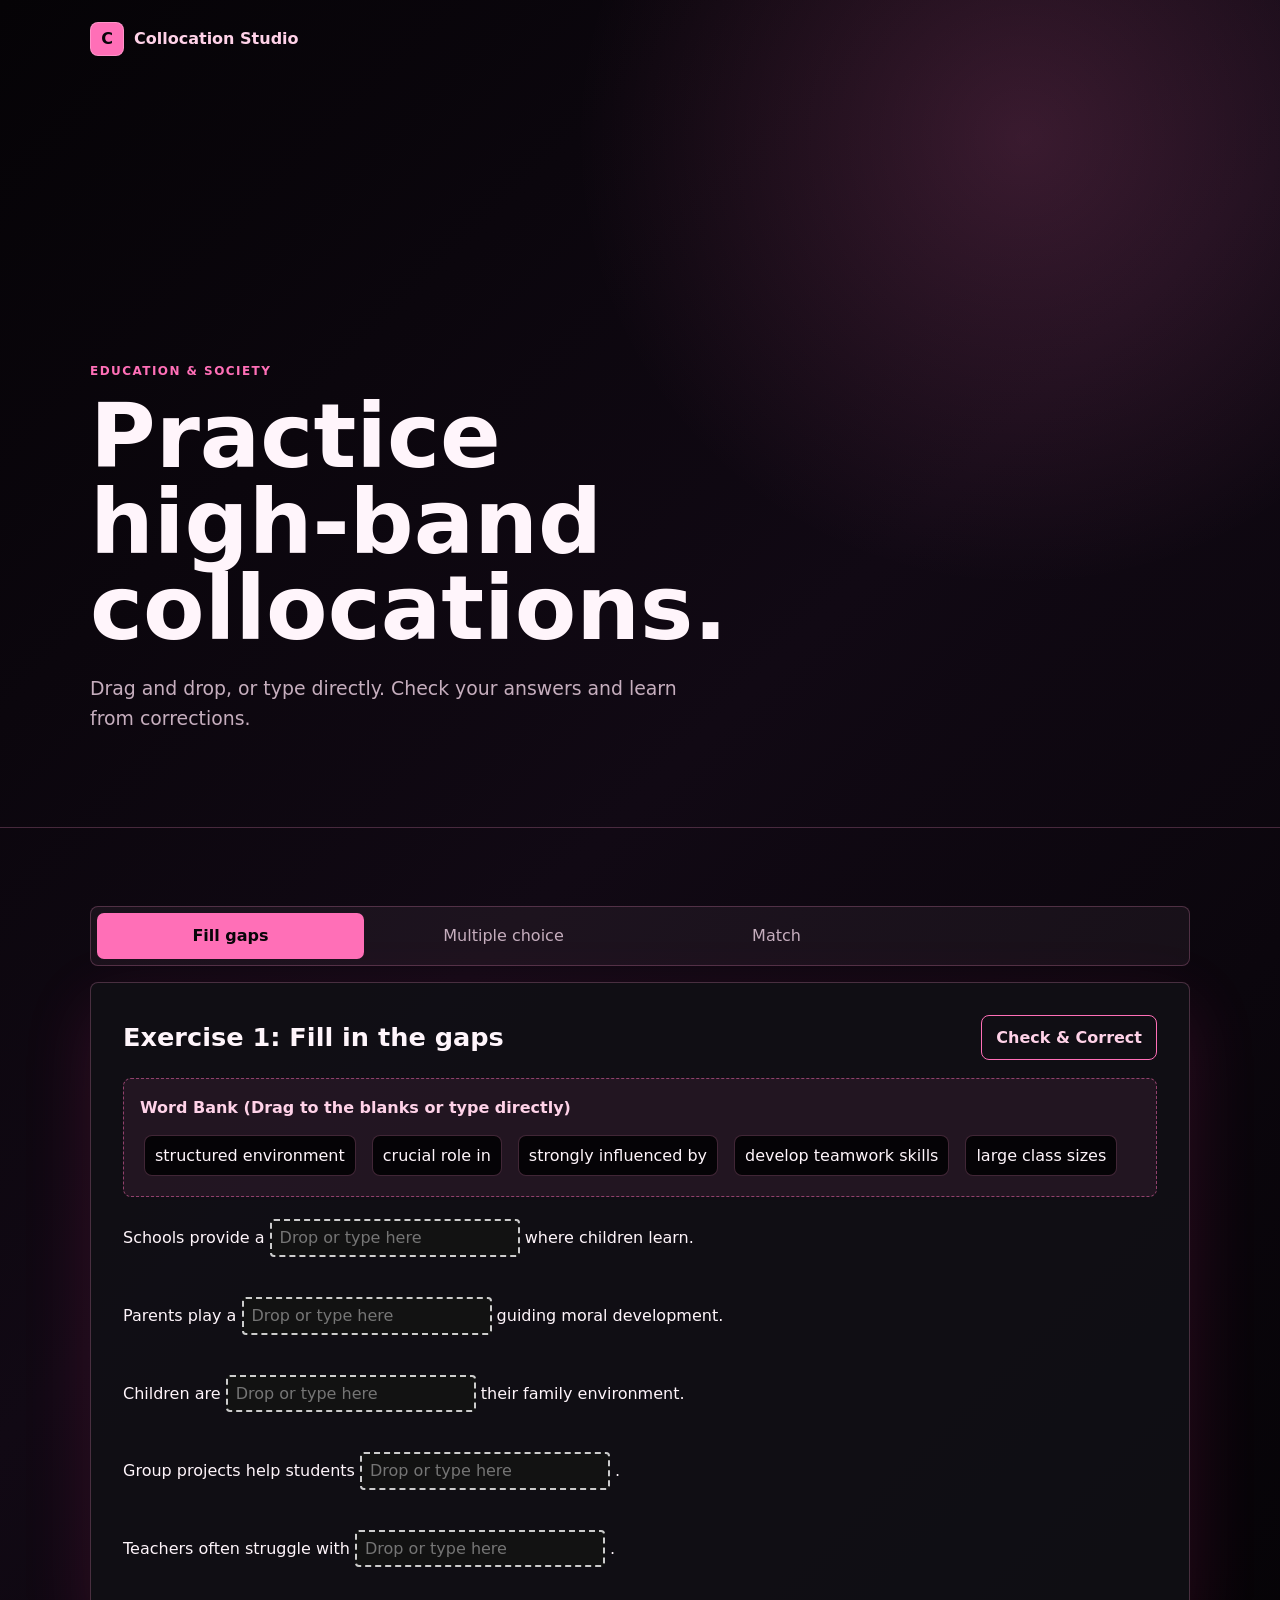
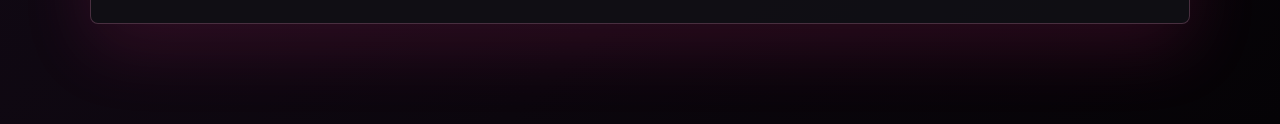
<file: index.html>
<!DOCTYPE html>
<html lang="en">
<head>
  <meta charset="UTF-8" />
  <meta name="viewport" content="width=device-width, initial-scale=1.0" />
  <title>Collocation Practice Studio</title>
  <link rel="stylesheet" href="styles.css" />
</head>
<body>
  <header class="site-header">
    <nav class="topbar" aria-label="Main navigation">
      <a class="brand" href="#top">
        <span class="brand-mark">C</span>
        <span>Collocation Studio</span>
      </a>
    </nav>
    <section class="hero" id="top">
      <div class="hero-copy">
        <p class="eyebrow">Education & Society</p>
        <h1>Practice high-band collocations.</h1>
        <p>Drag and drop, or type directly. Check your answers and learn from corrections.</p>
      </div>
    </section>
  </header>

  <main>
    <section class="section practice-section" id="practice">
      <div class="activity-tabs" role="tablist">
        <button class="tab-button active" type="button" data-tab="fill">Fill gaps</button>
        <button class="tab-button" type="button" data-tab="choice">Multiple choice</button>
        <button class="tab-button" type="button" data-tab="match">Match</button>
      </div>

      <section class="activity-panel active" id="fill">
        <div class="activity-header">
          <h3>Exercise 1: Fill in the gaps</h3>
          <button class="ghost-button check-btn" data-target="fill">Check & Correct</button>
        </div>
        <div class="answer-box">
          <p><strong>Word Bank</strong> (Drag to the blanks or type directly)</p>
          <div class="answer-list" id="draggable-bank">
            </div>
        </div>
        <div class="questions" id="fill-questions"></div>
      </section>

      <section class="activity-panel" id="choice">
        <div class="activity-header">
          <h3>Exercise 2: Multiple choice (15 Questions)</h3>
          <button class="ghost-button check-btn" data-target="choice">Check & Correct</button>
        </div>
        <div class="questions" id="choice-questions"></div>
      </section>

      <section class="activity-panel" id="match">
        <div class="activity-header">
          <h3>Exercise 3: Matching (15 Pairs)</h3>
          <button class="ghost-button check-btn" data-target="match">Check & Correct</button>
        </div>
        <div class="matching-board" id="match-questions"></div>
      </section>
    </section>
  </main>
  <script src="script.js"></script>
</body>
</html>
</file>
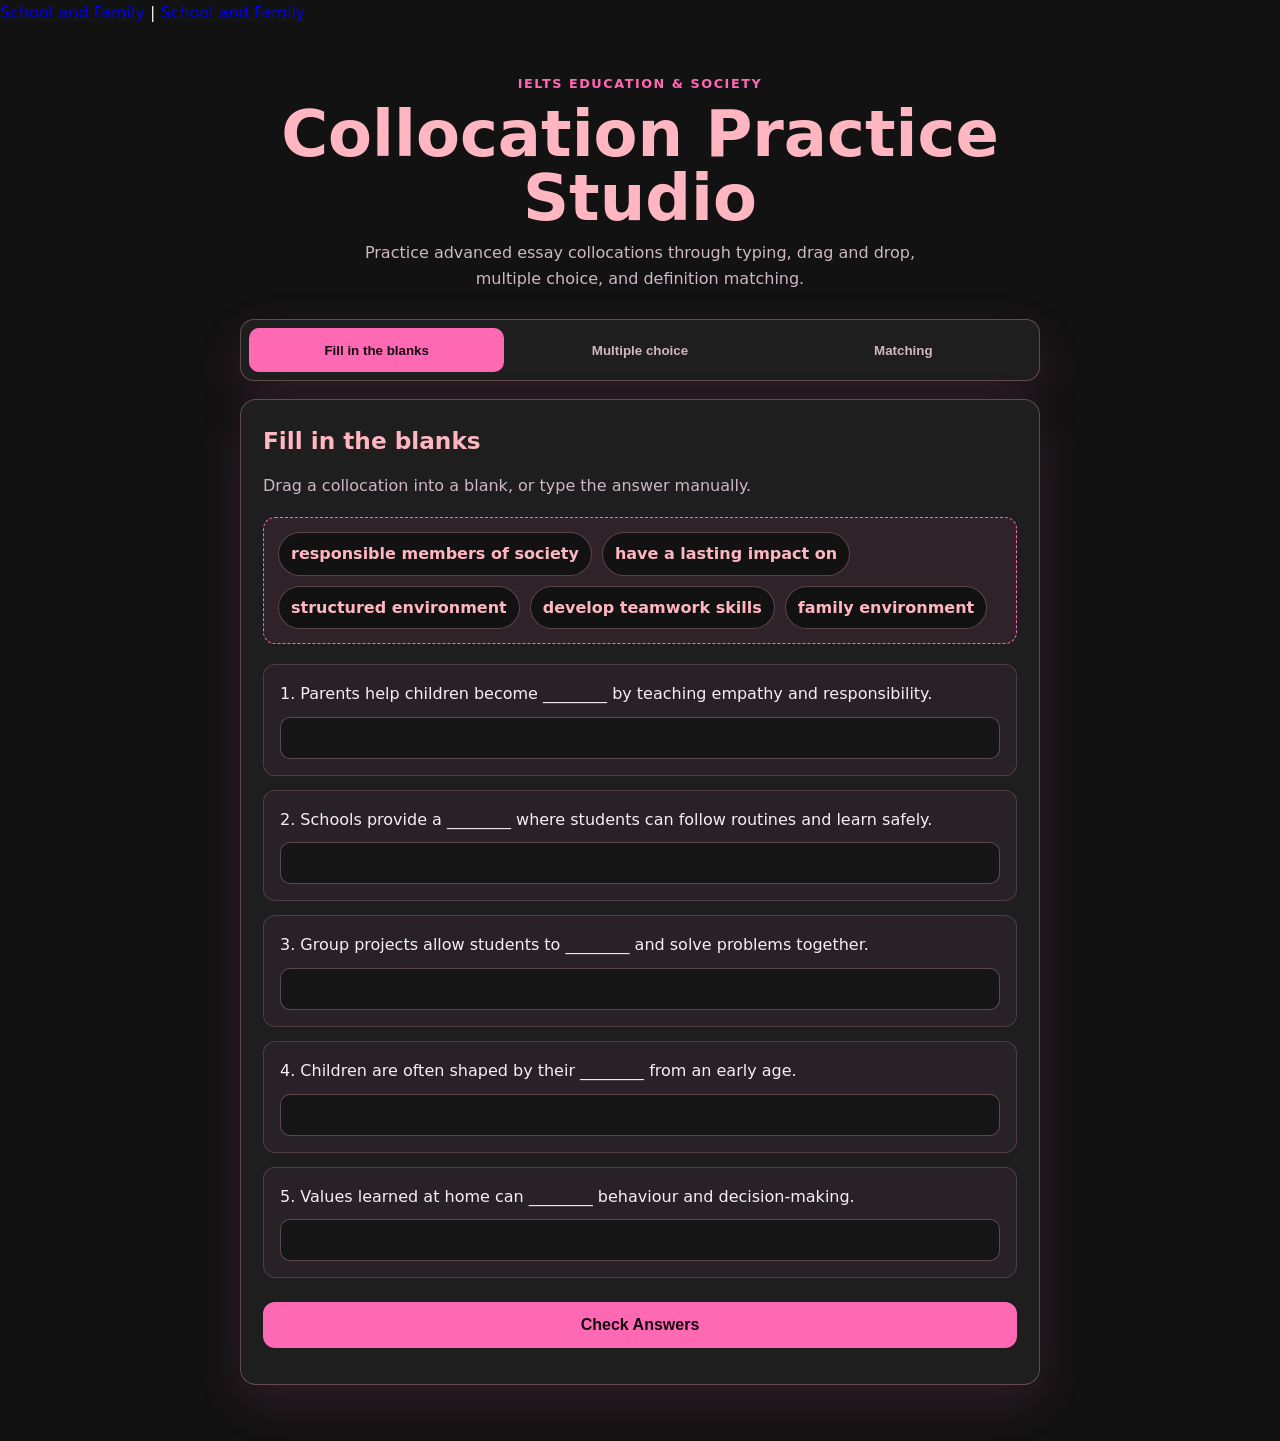
<file: index1.html>
<p>
<a href="index.html">School and Family</a> | 
<a href="schoolnfamily.html">School and Family</a>
</p>
<!DOCTYPE html>
<html lang="en">
<head>
  <meta charset="UTF-8" />
  <meta name="viewport" content="width=device-width, initial-scale=1.0" />
  <title>Collocation Practice Studio</title>
  <style>
    :root {
      --bg: #121212;
      --card: #1e1e1e;
      --card-soft: #282228;
      --text: #f8eef4;
      --muted: #cdb8c4;
      --pink: #ffb6c1;
      --hot-pink: #ff69b4;
      --green: #2ecc71;
      --green-bg: rgba(46, 204, 113, 0.18);
      --red: #ff5c7a;
      --red-bg: rgba(255, 92, 122, 0.16);
      --border: rgba(255, 182, 193, 0.3);
      --shadow: 0 18px 50px rgba(255, 105, 180, 0.12);
    }

    * {
      box-sizing: border-box;
    }

    body {
      margin: 0;
      background: var(--bg);
      color: var(--text);
      font-family: system-ui, -apple-system, BlinkMacSystemFont, "Segoe UI", sans-serif;
      line-height: 1.6;
    }

    .app {
      width: min(100% - 32px, 800px);
      margin: 0 auto;
      padding: 32px 0 56px;
    }

    header {
      text-align: center;
      margin-bottom: 28px;
    }

    .badge {
      color: var(--hot-pink);
      font-size: 0.8rem;
      font-weight: 800;
      letter-spacing: 0.12em;
      text-transform: uppercase;
    }

    h1 {
      margin: 8px 0 10px;
      color: var(--pink);
      font-size: clamp(2rem, 7vw, 4rem);
      line-height: 1;
    }

    header p {
      margin: 0 auto;
      max-width: 620px;
      color: var(--muted);
    }

    .tabs {
      display: grid;
      grid-template-columns: repeat(3, 1fr);
      gap: 8px;
      background: var(--card);
      border: 1px solid var(--border);
      border-radius: 14px;
      padding: 8px;
      margin-bottom: 18px;
      box-shadow: var(--shadow);
    }

    .tab {
      min-height: 44px;
      border: 0;
      border-radius: 10px;
      background: transparent;
      color: var(--muted);
      cursor: pointer;
      font-weight: 700;
    }

    .tab.active {
      background: var(--hot-pink);
      color: #140b11;
    }

    .panel {
      display: none;
      background: var(--card);
      border: 1px solid var(--border);
      border-radius: 16px;
      padding: 22px;
      box-shadow: var(--shadow);
    }

    .panel.active {
      display: block;
    }

    h2 {
      margin: 0 0 14px;
      color: var(--pink);
      font-size: 1.45rem;
    }

    .instructions {
      margin: 0 0 18px;
      color: var(--muted);
    }

    .word-bank {
      display: flex;
      flex-wrap: wrap;
      gap: 10px;
      padding: 14px;
      margin-bottom: 20px;
      border: 1px dashed var(--hot-pink);
      border-radius: 12px;
      background: rgba(255, 105, 180, 0.08);
    }

    .word-chip {
      border: 1px solid var(--border);
      border-radius: 999px;
      background: #121212;
      color: var(--pink);
      padding: 8px 12px;
      cursor: grab;
      user-select: none;
      font-weight: 700;
    }

    .word-chip:active {
      cursor: grabbing;
    }

    .question {
      padding: 16px;
      margin-bottom: 14px;
      border: 1px solid rgba(255, 182, 193, 0.18);
      border-radius: 12px;
      background: var(--card-soft);
    }

    .question p {
      margin: 0 0 10px;
    }

    input[type="text"],
    select {
      width: 100%;
      min-height: 42px;
      border: 1px solid var(--border);
      border-radius: 10px;
      background: #151515;
      color: var(--text);
      padding: 9px 11px;
      outline: none;
    }

    input[type="text"]:focus,
    select:focus {
      border-color: var(--hot-pink);
      box-shadow: 0 0 0 3px rgba(255, 105, 180, 0.18);
    }

    input.drag-over {
      border-color: var(--hot-pink);
      background: rgba(255, 105, 180, 0.12);
    }

    .options {
      display: grid;
      gap: 8px;
    }

    .option {
      display: flex;
      gap: 10px;
      align-items: center;
      padding: 10px;
      border: 1px solid rgba(255, 182, 193, 0.18);
      border-radius: 10px;
      background: #171417;
      cursor: pointer;
    }

    .option input {
      accent-color: var(--hot-pink);
    }

    .matching-row {
      display: grid;
      grid-template-columns: 0.8fr 1.2fr;
      gap: 12px;
      align-items: center;
    }

    .term {
      color: var(--pink);
      font-weight: 800;
    }

    .check-btn {
      width: 100%;
      min-height: 46px;
      margin-top: 10px;
      border: 0;
      border-radius: 12px;
      background: var(--hot-pink);
      color: #140b11;
      cursor: pointer;
      font-weight: 900;
      font-size: 1rem;
    }

    .correct {
      border-color: var(--green) !important;
      background: var(--green-bg) !important;
    }

    .incorrect {
      border-color: var(--red) !important;
      background: var(--red-bg) !important;
    }

    .answer-label {
      display: inline-block;
      margin-top: 8px;
      color: var(--red);
      font-size: 0.92rem;
      font-weight: 700;
    }

    .score {
      margin-top: 14px;
      color: var(--pink);
      font-weight: 800;
      text-align: center;
    }

    @media (max-width: 640px) {
      .tabs,
      .matching-row {
        grid-template-columns: 1fr;
      }

      .panel {
        padding: 16px;
      }
    }
  </style>
</head>
<body>
  <main class="app">
    <header>
      <div class="badge">IELTS Education & Society</div>
      <h1>Collocation Practice Studio</h1>
      <p>Practice advanced essay collocations through typing, drag and drop, multiple choice, and definition matching.</p>
    </header>

    <nav class="tabs" aria-label="Exercise tabs">
      <button class="tab active" data-tab="fill">Fill in the blanks</button>
      <button class="tab" data-tab="choice">Multiple choice</button>
      <button class="tab" data-tab="match">Matching</button>
    </nav>

    <section class="panel active" id="fill">
      <h2>Fill in the blanks</h2>
      <p class="instructions">Drag a collocation into a blank, or type the answer manually.</p>
      <div class="word-bank" id="wordBank"></div>
      <div id="fillQuestions"></div>
      <button class="check-btn" data-check="fill">Check Answers</button>
      <div class="score" id="fillScore"></div>
    </section>

    <section class="panel" id="choice">
      <h2>Multiple choice</h2>
      <p class="instructions">Choose the best collocation for each sentence.</p>
      <div id="choiceQuestions"></div>
      <button class="check-btn" data-check="choice">Check Answers</button>
      <div class="score" id="choiceScore"></div>
    </section>

    <section class="panel" id="match">
      <h2>Definition matching</h2>
      <p class="instructions">Match each collocation with its definition.</p>
      <div id="matchQuestions"></div>
      <button class="check-btn" data-check="match">Check Answers</button>
      <div class="score" id="matchScore"></div>
    </section>
  </main>

  <script>
    const fillData = [
      {
        sentence: "Parents help children become ________ by teaching empathy and responsibility.",
        answer: "responsible members of society"
      },
      {
        sentence: "Schools provide a ________ where students can follow routines and learn safely.",
        answer: "structured environment"
      },
      {
        sentence: "Group projects allow students to ________ and solve problems together.",
        answer: "develop teamwork skills"
      },
      {
        sentence: "Children are often shaped by their ________ from an early age.",
        answer: "family environment"
      },
      {
        sentence: "Values learned at home can ________ behaviour and decision-making.",
        answer: "have a lasting impact on"
      }
    ];

    const multipleChoiceData = [
      {
        question: "Parents can ________ by modelling honesty and respect.",
        answer: "shape someone’s character",
        options: ["shape someone’s character", "large class sizes", "standardized curricula", "group projects"]
      },
      {
        question: "Students need opportunities to meet people with ________.",
        answer: "diverse perspectives",
        options: ["diverse perspectives", "individual attention", "role-modelling", "fundamental values"]
      },
      {
        question: "Class discussions can help learners ________.",
        answer: "develop social skills",
        options: ["develop social skills", "form the foundation of", "large class sizes", "instil positive behaviours"]
      },
      {
        question: "Schools use ________ to organize what students learn.",
        answer: "standardized curricula",
        options: ["standardized curricula", "family environment", "social values", "positive behaviours"]
      },
      {
        question: "Teachers often struggle to support every child because of ________.",
        answer: "large class sizes",
        options: ["large class sizes", "moral development", "communication skills", "supportive family environments"]
      },
      {
        question: "Parents can ________ when children face difficult choices.",
        answer: "provide guidance",
        options: ["provide guidance", "acquire knowledge", "cooperate with others", "shape personal values"]
      },
      {
        question: "Daily conversations at home can help parents ________.",
        answer: "instil positive behaviours",
        options: ["instil positive behaviours", "standardized curricula", "classroom activities", "diverse perspectives"]
      },
      {
        question: "Good speaking and listening abilities are examples of ________.",
        answer: "communication skills",
        options: ["communication skills", "family environment", "individualized support", "social values"]
      },
      {
        question: "Children raised with strong support are ________ become socially aware.",
        answer: "be more likely to",
        options: ["be more likely to", "contribute significantly to", "form the foundation of", "be strongly influenced by"]
      },
      {
        question: "Home values can ________ a child’s moral development.",
        answer: "form the foundation of",
        options: ["form the foundation of", "develop teamwork skills", "acquire knowledge", "cooperate with others"]
      },
      {
        question: "Schools help children learn how to ________ in shared tasks.",
        answer: "cooperate with others",
        options: ["cooperate with others", "role-modelling", "individual attention", "fundamental values"]
      },
      {
        question: "Students go to school partly to ________ across many subjects.",
        answer: "acquire knowledge",
        options: ["acquire knowledge", "shape personal values", "large class sizes", "positive behaviours"]
      },
      {
        question: "Parents ________ children’s moral development.",
        answer: "play a crucial role in",
        options: ["play a crucial role in", "be more likely to", "have a lasting impact on", "contribute to society"]
      },
      {
        question: "School experiences can ________ students’ academic and social growth.",
        answer: "contribute significantly to",
        options: ["contribute significantly to", "provide guidance", "instil positive behaviours", "role-modelling"]
      },
      {
        question: "Children learn values through parental ________.",
        answer: "role-modelling",
        options: ["role-modelling", "classroom activities", "standardized curricula", "large class sizes"]
      }
    ];

    const matchingData = [
      { term: "social values", definition: "Shared beliefs about how people should behave in society." },
      { term: "structured environment", definition: "A setting with clear routines, expectations, and support." },
      { term: "acquire knowledge", definition: "To gain information, understanding, or learning." },
      { term: "contribute to society", definition: "To do something useful for the wider community." },
      { term: "classroom activities", definition: "Learning tasks that happen during lessons." },
      { term: "group projects", definition: "Tasks completed by students working together." },
      { term: "individual attention", definition: "Focused support given to one learner." },
      { term: "moral development", definition: "The process of learning right, wrong, and ethical behaviour." },
      { term: "fundamental values", definition: "Basic principles such as respect, empathy, and responsibility." },
      { term: "individualized support", definition: "Help adapted to a specific child’s needs." },
      { term: "supportive family environments", definition: "Home settings where children feel cared for and encouraged." },
      { term: "be strongly influenced by", definition: "To be greatly affected or shaped by something." },
      { term: "have a lasting impact on", definition: "To affect something for a long time." },
      { term: "shape personal values", definition: "To influence a person’s beliefs and principles." },
      { term: "communication skills", definition: "Abilities used to express ideas and understand others." }
    ];

    const normalize = value =>
      value.trim().toLowerCase().replace(/[.,!?]/g, "").replace(/\s+/g, " ");

    const shuffle = array => [...array].sort(() => Math.random() - 0.5);

    function clearFeedback(scope) {
      scope.querySelectorAll(".correct, .incorrect").forEach(el => {
        el.classList.remove("correct", "incorrect");
      });
      scope.querySelectorAll(".answer-label").forEach(el => el.remove());
    }

    function addAnswerLabel(element, answer) {
      const label = document.createElement("span");
      label.className = "answer-label";
      label.textContent = `Correct answer: ${answer}`;
      element.insertAdjacentElement("afterend", label);
    }

    function renderFillExercise() {
      const bank = document.querySelector("#wordBank");
      const container = document.querySelector("#fillQuestions");

      bank.innerHTML = shuffle(fillData.map(item => item.answer))
        .map(answer => `<span class="word-chip" draggable="true" data-answer="${answer}">${answer}</span>`)
        .join("");

      container.innerHTML = fillData.map((item, index) => `
        <div class="question">
          <p>${index + 1}. ${item.sentence}</p>
          <input type="text" data-answer="${item.answer}" aria-label="Blank ${index + 1}" />
        </div>
      `).join("");

      document.querySelectorAll(".word-chip").forEach(chip => {
        chip.addEventListener("dragstart", event => {
          event.dataTransfer.setData("text/plain", chip.dataset.answer);
        });
      });

      document.querySelectorAll("#fillQuestions input").forEach(input => {
        input.addEventListener("dragover", event => {
          event.preventDefault();
          input.classList.add("drag-over");
        });

        input.addEventListener("dragleave", () => {
          input.classList.remove("drag-over");
        });

        input.addEventListener("drop", event => {
          event.preventDefault();
          input.value = event.dataTransfer.getData("text/plain");
          input.classList.remove("drag-over");
        });
      });
    }

    function renderMultipleChoice() {
      const container = document.querySelector("#choiceQuestions");

      container.innerHTML = multipleChoiceData.map((item, index) => `
        <div class="question" data-answer="${item.answer}">
          <p>${index + 1}. ${item.question}</p>
          <div class="options">
            ${shuffle(item.options).map(option => `
              <label class="option">
                <input type="radio" name="mc-${index}" value="${option}" />
                <span>${option}</span>
              </label>
            `).join("")}
          </div>
        </div>
      `).join("");
    }

    function renderMatching() {
      const container = document.querySelector("#matchQuestions");
      const definitions = shuffle(matchingData.map(item => item.definition));

      container.innerHTML = matchingData.map((item, index) => `
        <div class="question matching-row">
          <div class="term">${index + 1}. ${item.term}</div>
          <select data-answer="${item.definition}" aria-label="Definition for ${item.term}">
            <option value="">Choose a definition</option>
            ${definitions.map(definition => `<option value="${definition}">${definition}</option>`).join("")}
          </select>
        </div>
      `).join("");
    }

    function checkFill() {
      const panel = document.querySelector("#fill");
      clearFeedback(panel);

      let score = 0;
      const inputs = panel.querySelectorAll("input");

      inputs.forEach(input => {
        const isCorrect = normalize(input.value) === normalize(input.dataset.answer);
        input.classList.add(isCorrect ? "correct" : "incorrect");
        if (isCorrect) score++;
        else addAnswerLabel(input, input.dataset.answer);
      });

      document.querySelector("#fillScore").textContent = `Score: ${score}/${inputs.length}`;
    }

    function checkMultipleChoice() {
      const panel = document.querySelector("#choice");
      clearFeedback(panel);

      let score = 0;
      const questions = panel.querySelectorAll(".question");

      questions.forEach((question, index) => {
        const selected = question.querySelector(`input[name="mc-${index}"]:checked`);
        const selectedLabel = selected ? selected.closest(".option") : null;
        const isCorrect = selected && selected.value === question.dataset.answer;

        if (isCorrect) {
          selectedLabel.classList.add("correct");
          score++;
        } else {
          if (selectedLabel) selectedLabel.classList.add("incorrect");
          addAnswerLabel(question, question.dataset.answer);
        }
      });

      document.querySelector("#choiceScore").textContent = `Score: ${score}/${questions.length}`;
    }

    function checkMatching() {
      const panel = document.querySelector("#match");
      clearFeedback(panel);

      let score = 0;
      const selects = panel.querySelectorAll("select");

      selects.forEach(select => {
        const isCorrect = select.value === select.dataset.answer;
        select.classList.add(isCorrect ? "correct" : "incorrect");
        if (isCorrect) score++;
        else addAnswerLabel(select, select.dataset.answer);
      });

      document.querySelector("#matchScore").textContent = `Score: ${score}/${selects.length}`;
    }

    document.querySelectorAll(".tab").forEach(tab => {
      tab.addEventListener("click", () => {
        document.querySelectorAll(".tab").forEach(button => button.classList.remove("active"));
        document.querySelectorAll(".panel").forEach(panel => panel.classList.remove("active"));

        tab.classList.add("active");
        document.querySelector(`#${tab.dataset.tab}`).classList.add("active");
      });
    });

    document.querySelector('[data-check="fill"]').addEventListener("click", checkFill);
    document.querySelector('[data-check="choice"]').addEventListener("click", checkMultipleChoice);
    document.querySelector('[data-check="match"]').addEventListener("click", checkMatching);

    renderFillExercise();
    renderMultipleChoice();
    renderMatching();
  </script>
</body>
</html>
</file>
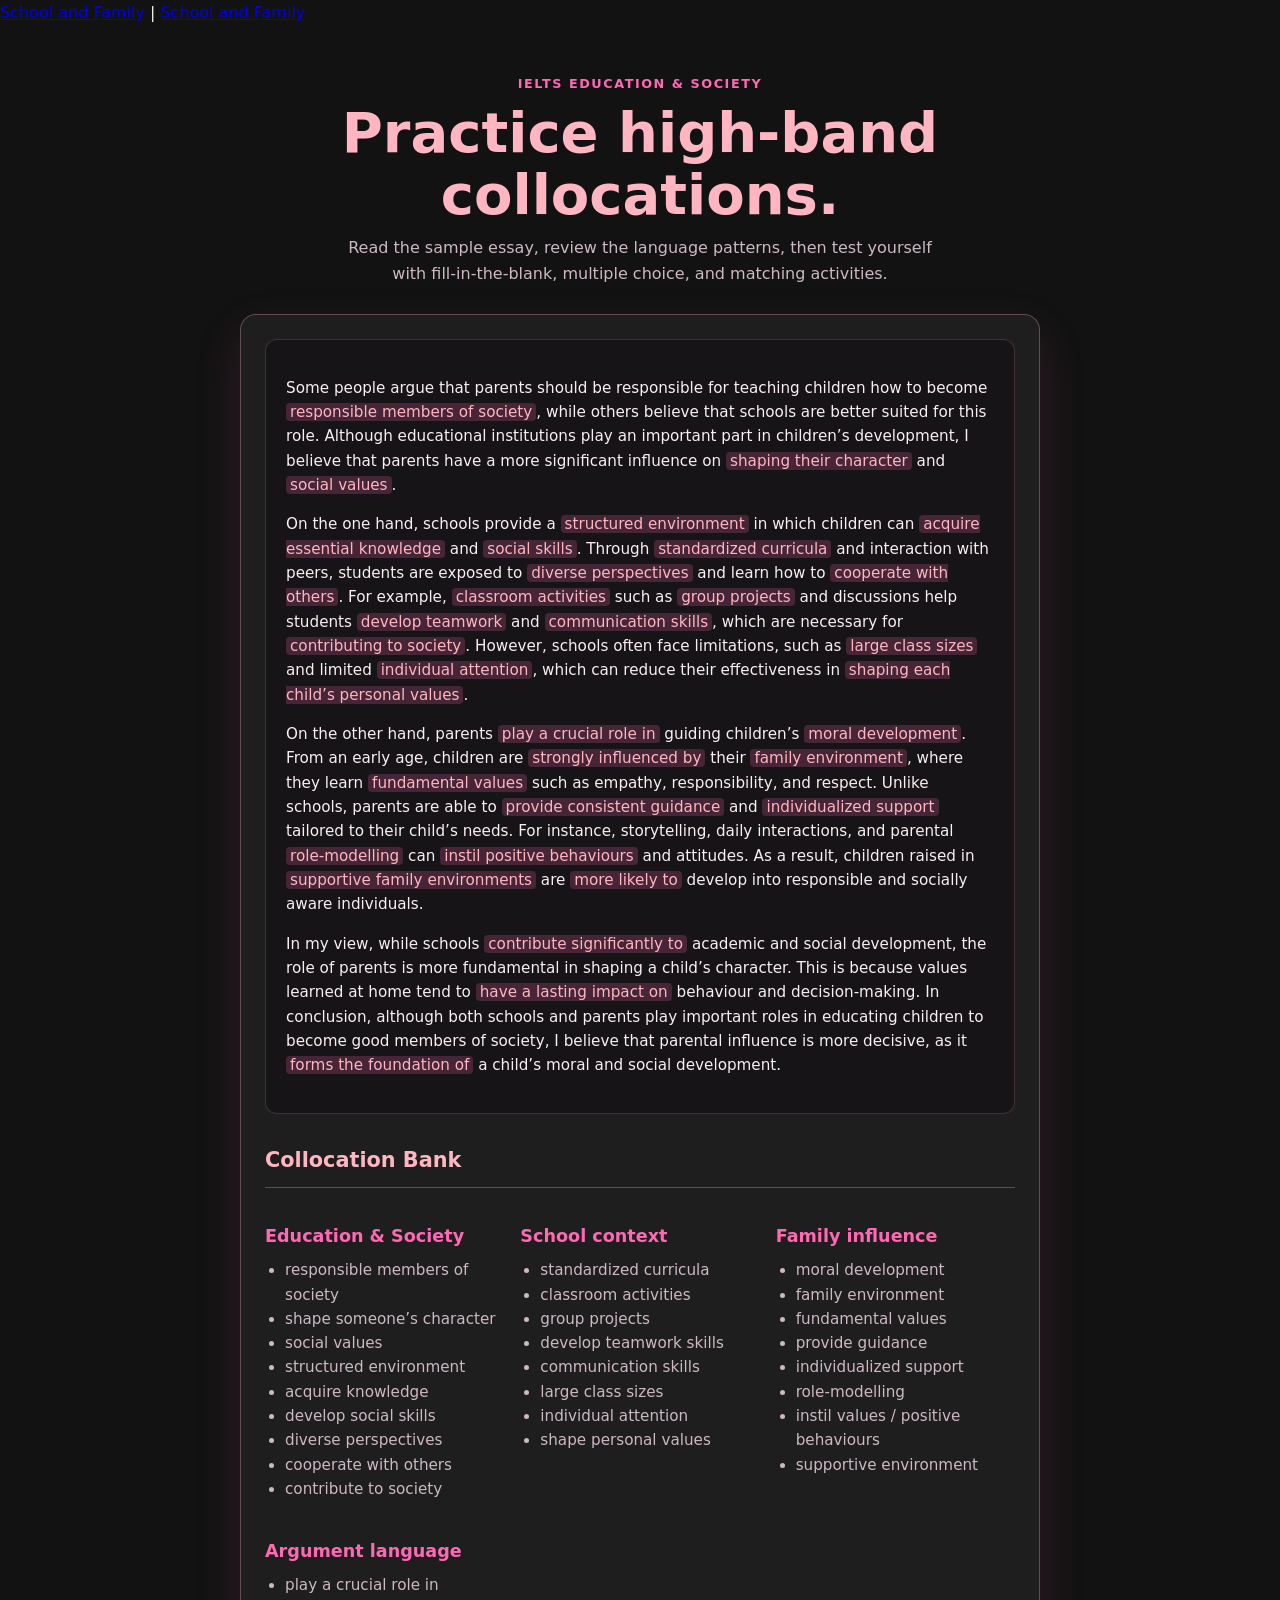
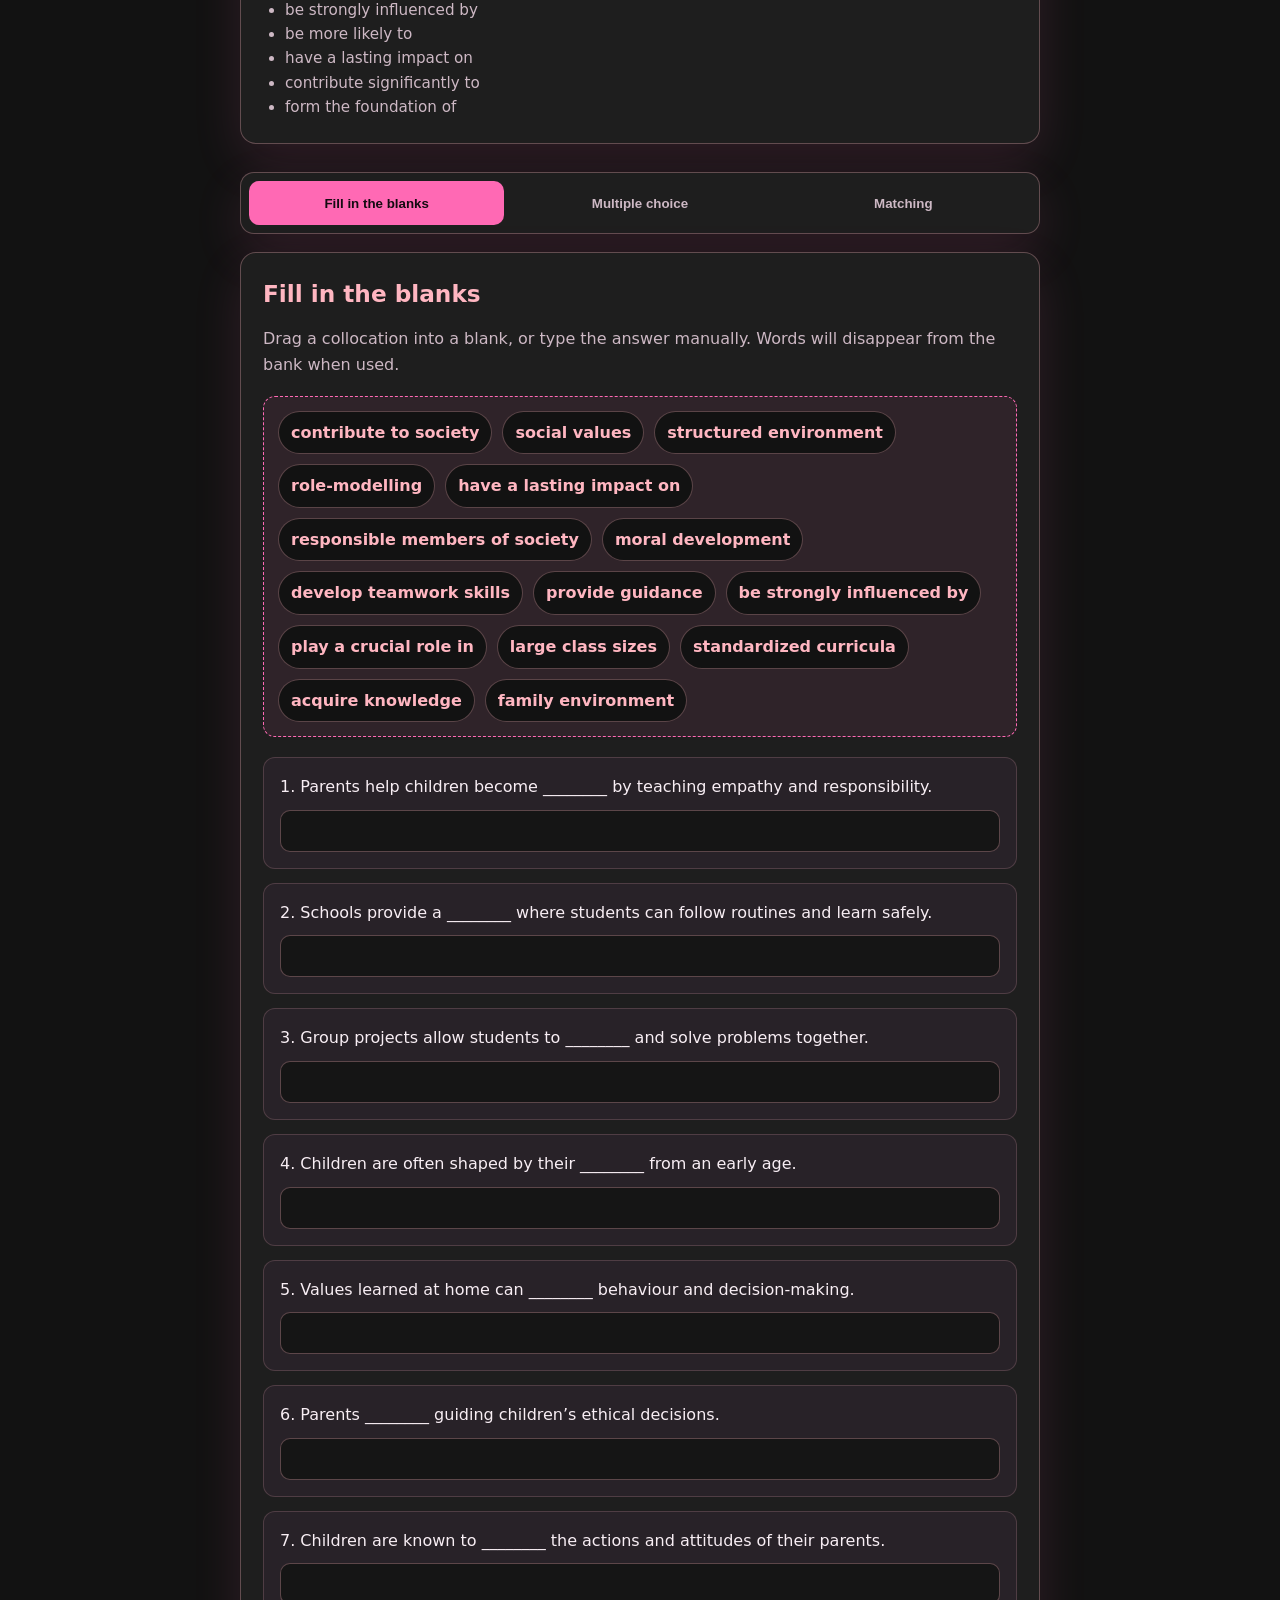
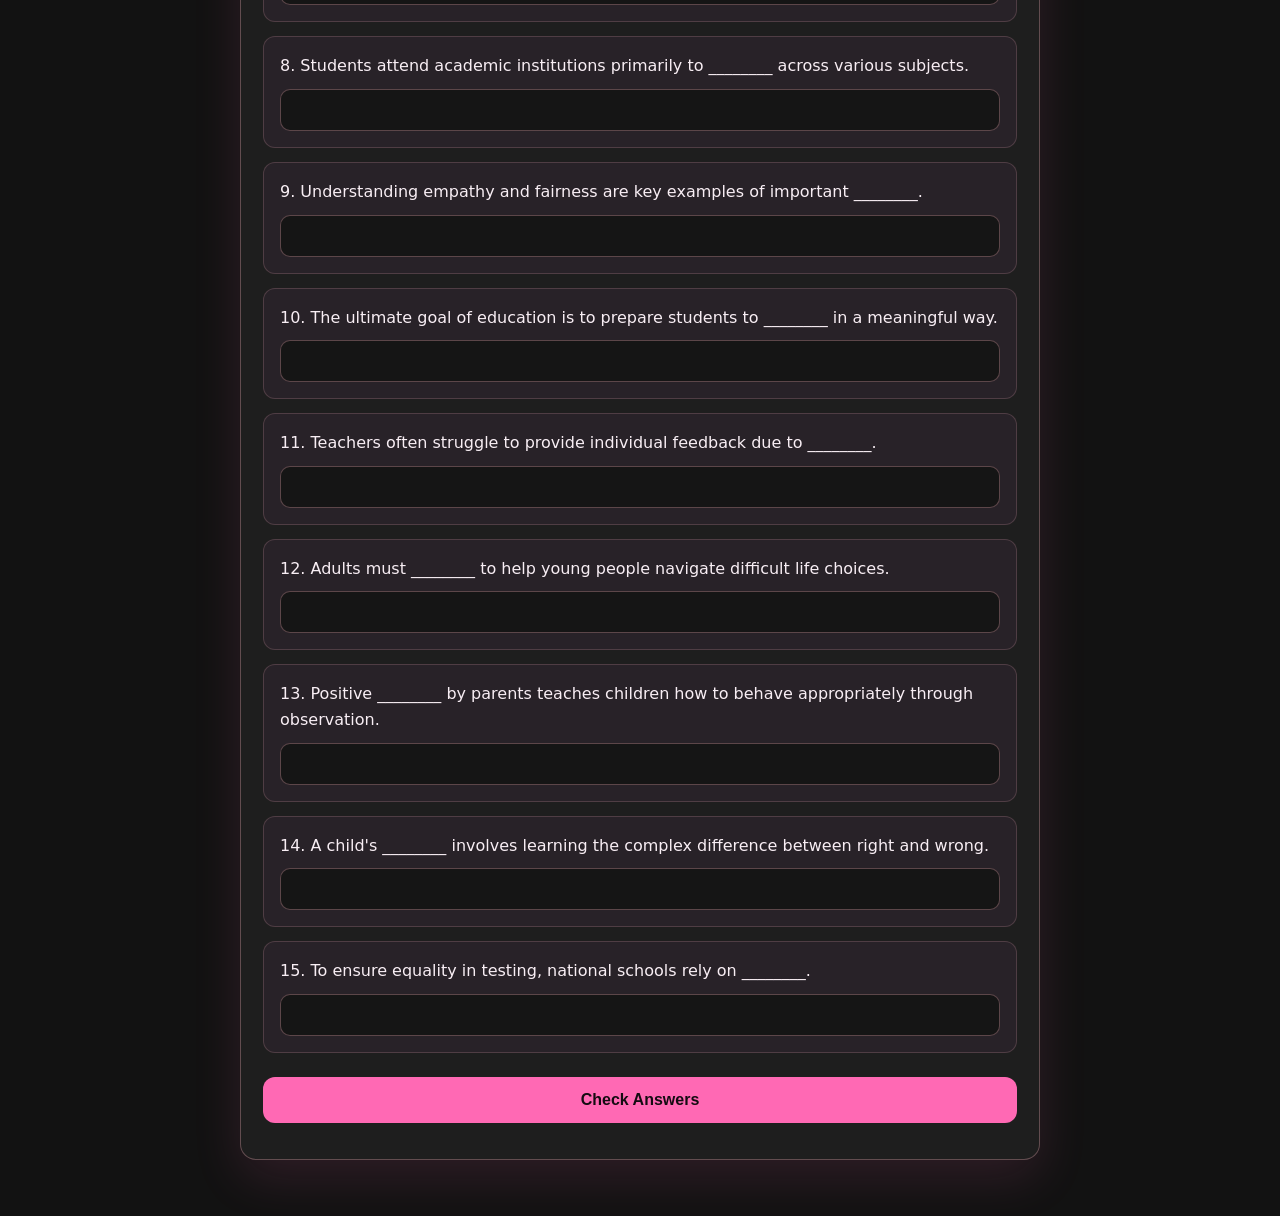
<file: schoolnfamily.html>
<p>
<a href="index.html">School and Family</a> | 
<a href="schoolnfamily.html">School and Family</a>
</p>
<!DOCTYPE html>
<html lang="en">
<head>
  <meta charset="UTF-8" />
  <meta name="viewport" content="width=device-width, initial-scale=1.0" />
  <title>Practice high-band collocations</title>
  <style>
    :root {
      --bg: #121212;
      --card: #1e1e1e;
      --card-soft: #282228;
      --text: #f8eef4;
      --muted: #cdb8c4;
      --pink: #ffb6c1;
      --hot-pink: #ff69b4;
      --green: #2ecc71;
      --green-bg: rgba(46, 204, 113, 0.4); 
      --red: #ff5c7a;
      --red-bg: rgba(255, 92, 122, 0.16);
      --border: rgba(255, 182, 193, 0.3);
      --shadow: 0 18px 50px rgba(255, 105, 180, 0.12);
    }

    * { box-sizing: border-box; }

    body {
      margin: 0;
      background: var(--bg);
      color: var(--text);
      font-family: system-ui, -apple-system, BlinkMacSystemFont, "Segoe UI", sans-serif;
      line-height: 1.6;
    }

    .app {
      width: min(100% - 32px, 800px);
      margin: 0 auto;
      padding: 32px 0 56px;
    }

    header { text-align: center; margin-bottom: 28px; }

    .badge {
      color: var(--hot-pink);
      font-size: 0.8rem;
      font-weight: 800;
      letter-spacing: 0.12em;
      text-transform: uppercase;
    }

    h1 {
      margin: 8px 0 10px;
      color: var(--pink);
      font-size: clamp(2rem, 6vw, 3.5rem);
      line-height: 1.1;
    }

    header p { margin: 0 auto; max-width: 620px; color: var(--muted); }

    .reference-section {
      background: var(--card);
      border: 1px solid var(--border);
      border-radius: 16px;
      padding: 24px;
      margin-bottom: 28px;
      box-shadow: var(--shadow);
    }

    .reference-section h2 { margin-top: 0; font-size: 1.3rem; border-bottom: 1px solid var(--border); padding-bottom: 10px;}
    .reference-section h3 { color: var(--hot-pink); font-size: 1.1rem; margin: 20px 0 8px; }
    
    .essay-box {
      background: #171417;
      padding: 20px;
      border-radius: 12px;
      border: 1px solid rgba(255, 182, 193, 0.18);
      margin-bottom: 30px;
      font-size: 0.95rem;
    }
    
    mark { background: rgba(255, 105, 180, 0.2); color: var(--pink); padding: 0 4px; border-radius: 4px; }

    .collocation-grid {
      display: grid;
      grid-template-columns: repeat(auto-fit, minmax(200px, 1fr));
      gap: 16px;
      font-size: 0.95rem;
    }
    .collocation-grid ul { margin: 0; padding-left: 20px; color: var(--muted); }

    .tabs {
      display: grid;
      grid-template-columns: repeat(3, 1fr);
      gap: 8px;
      background: var(--card);
      border: 1px solid var(--border);
      border-radius: 14px;
      padding: 8px;
      margin-bottom: 18px;
      box-shadow: var(--shadow);
    }

    .tab {
      min-height: 44px;
      border: 0;
      border-radius: 10px;
      background: transparent;
      color: var(--muted);
      cursor: pointer;
      font-weight: 700;
      transition: 0.2s;
    }

    .tab:hover { color: var(--pink); }
    .tab.active { background: var(--hot-pink); color: #140b11; }

    .panel {
      display: none;
      background: var(--card);
      border: 1px solid var(--border);
      border-radius: 16px;
      padding: 22px;
      box-shadow: var(--shadow);
    }

    .panel.active { display: block; animation: fadeIn 0.3s ease; }
    @keyframes fadeIn { from { opacity: 0; transform: translateY(5px); } to { opacity: 1; transform: translateY(0); } }

    h2 { margin: 0 0 14px; color: var(--pink); font-size: 1.45rem; }
    .instructions { margin: 0 0 18px; color: var(--muted); }

    .word-bank {
      display: flex;
      flex-wrap: wrap;
      gap: 10px;
      padding: 14px;
      margin-bottom: 20px;
      border: 1px dashed var(--hot-pink);
      border-radius: 12px;
      background: rgba(255, 105, 180, 0.08);
      min-height: 60px;
    }

    .word-chip {
      border: 1px solid var(--border);
      border-radius: 999px;
      background: #121212;
      color: var(--pink);
      padding: 8px 12px;
      cursor: grab;
      user-select: none;
      font-weight: 700;
      transition: transform 0.1s;
    }

    .word-chip:active { cursor: grabbing; transform: scale(0.95); }

    .question {
      padding: 16px;
      margin-bottom: 14px;
      border: 1px solid rgba(255, 182, 193, 0.18);
      border-radius: 12px;
      background: var(--card-soft);
    }
    .question p { margin: 0 0 10px; }

    input[type="text"], select {
      width: 100%;
      min-height: 42px;
      border: 1px solid var(--border);
      border-radius: 10px;
      background: #151515;
      color: var(--text);
      padding: 9px 11px;
      outline: none;
      transition: 0.2s;
    }

    input[type="text"]:focus, select:focus {
      border-color: var(--hot-pink);
      box-shadow: 0 0 0 3px rgba(255, 105, 180, 0.18);
    }
    input.drag-over { border-color: var(--hot-pink); background: rgba(255, 105, 180, 0.12); }

    .options { display: grid; gap: 8px; }
    .option {
      display: flex; gap: 10px; align-items: center;
      padding: 10px; border: 1px solid rgba(255, 182, 193, 0.18);
      border-radius: 10px; background: #171417; cursor: pointer; transition: 0.2s;
    }
    .option input { accent-color: var(--hot-pink); }

    .matching-row { display: grid; grid-template-columns: 0.8fr 1.2fr; gap: 12px; align-items: center; }
    .term { color: var(--pink); font-weight: 800; }
    option:disabled { color: #666; font-style: italic; }

    .check-btn {
      width: 100%; min-height: 46px; margin-top: 10px; border: 0;
      border-radius: 12px; background: var(--hot-pink); color: #140b11;
      cursor: pointer; font-weight: 900; font-size: 1rem; transition: 0.2s;
    }
    .check-btn:hover { background: var(--pink); transform: translateY(-1px); }

    .correct {
      border-color: var(--green) !important;
      background: var(--green-bg) !important;
      color: #000 !important;
      font-weight: bold;
    }
    .option.correct span { color: #000 !important; }

    .incorrect { border-color: var(--red) !important; background: var(--red-bg) !important; }
    
    .answer-label { display: inline-block; margin-top: 8px; color: var(--red); font-size: 0.92rem; font-weight: 700; }
    .score { margin-top: 14px; color: var(--pink); font-weight: 800; text-align: center; font-size: 1.2rem; }

    @media (max-width: 640px) {
      .tabs, .matching-row { grid-template-columns: 1fr; }
      .panel { padding: 16px; }
    }
  </style>
</head>
<body>
  <main class="app">
    <header>
      <div class="badge">IELTS Education & Society</div>
      <h1>Practice high-band collocations.</h1>
      <p>Read the sample essay, review the language patterns, then test yourself with fill-in-the-blank, multiple choice, and matching activities.</p>
    </header>

    <section class="reference-section" aria-label="Reference Materials">
      
      <article class="essay-box">
        <p>Some people argue that parents should be responsible for teaching children how to become <mark>responsible members of society</mark>, while others believe that schools are better suited for this role. Although educational institutions play an important part in children’s development, I believe that parents have a more significant influence on <mark>shaping their character</mark> and <mark>social values</mark>.</p>
        <p>On the one hand, schools provide a <mark>structured environment</mark> in which children can <mark>acquire essential knowledge</mark> and <mark>social skills</mark>. Through <mark>standardized curricula</mark> and interaction with peers, students are exposed to <mark>diverse perspectives</mark> and learn how to <mark>cooperate with others</mark>. For example, <mark>classroom activities</mark> such as <mark>group projects</mark> and discussions help students <mark>develop teamwork</mark> and <mark>communication skills</mark>, which are necessary for <mark>contributing to society</mark>. However, schools often face limitations, such as <mark>large class sizes</mark> and limited <mark>individual attention</mark>, which can reduce their effectiveness in <mark>shaping each child’s personal values</mark>.</p>
        <p>On the other hand, parents <mark>play a crucial role in</mark> guiding children’s <mark>moral development</mark>. From an early age, children are <mark>strongly influenced by</mark> their <mark>family environment</mark>, where they learn <mark>fundamental values</mark> such as empathy, responsibility, and respect. Unlike schools, parents are able to <mark>provide consistent guidance</mark> and <mark>individualized support</mark> tailored to their child’s needs. For instance, storytelling, daily interactions, and parental <mark>role-modelling</mark> can <mark>instil positive behaviours</mark> and attitudes. As a result, children raised in <mark>supportive family environments</mark> are <mark>more likely to</mark> develop into responsible and socially aware individuals.</p>
        <p>In my view, while schools <mark>contribute significantly to</mark> academic and social development, the role of parents is more fundamental in shaping a child’s character. This is because values learned at home tend to <mark>have a lasting impact on</mark> behaviour and decision-making. In conclusion, although both schools and parents play important roles in educating children to become good members of society, I believe that parental influence is more decisive, as it <mark>forms the foundation of</mark> a child’s moral and social development.</p>
      </article>

      <h2>Collocation Bank</h2>
      <div class="collocation-grid">
        <div>
          <h3>Education & Society</h3>
          <ul>
            <li>responsible members of society</li>
            <li>shape someone’s character</li>
            <li>social values</li>
            <li>structured environment</li>
            <li>acquire knowledge</li>
            <li>develop social skills</li>
            <li>diverse perspectives</li>
            <li>cooperate with others</li>
            <li>contribute to society</li>
          </ul>
        </div>
        <div>
          <h3>School context</h3>
          <ul>
            <li>standardized curricula</li>
            <li>classroom activities</li>
            <li>group projects</li>
            <li>develop teamwork skills</li>
            <li>communication skills</li>
            <li>large class sizes</li>
            <li>individual attention</li>
            <li>shape personal values</li>
          </ul>
        </div>
        <div>
          <h3>Family influence</h3>
          <ul>
            <li>moral development</li>
            <li>family environment</li>
            <li>fundamental values</li>
            <li>provide guidance</li>
            <li>individualized support</li>
            <li>role-modelling</li>
            <li>instil values / positive behaviours</li>
            <li>supportive environment</li>
          </ul>
        </div>
        <div>
          <h3>Argument language</h3>
          <ul>
            <li>play a crucial role in</li>
            <li>be strongly influenced by</li>
            <li>be more likely to</li>
            <li>have a lasting impact on</li>
            <li>contribute significantly to</li>
            <li>form the foundation of</li>
          </ul>
        </div>
      </div>
    </section>

    <nav class="tabs" aria-label="Exercise tabs">
      <button class="tab active" data-tab="fill">Fill in the blanks</button>
      <button class="tab" data-tab="choice">Multiple choice</button>
      <button class="tab" data-tab="match">Matching</button>
    </nav>

    <section class="panel active" id="fill">
      <h2>Fill in the blanks</h2>
      <p class="instructions">Drag a collocation into a blank, or type the answer manually. Words will disappear from the bank when used.</p>
      <div class="word-bank" id="wordBank"></div>
      <div id="fillQuestions"></div>
      <button class="check-btn" data-check="fill">Check Answers</button>
      <div class="score" id="fillScore"></div>
    </section>

    <section class="panel" id="choice">
      <h2>Multiple choice</h2>
      <p class="instructions">Choose the best collocation for each sentence.</p>
      <div id="choiceQuestions"></div>
      <button class="check-btn" data-check="choice">Check Answers</button>
      <div class="score" id="choiceScore"></div>
    </section>

    <section class="panel" id="match">
      <h2>Definition matching</h2>
      <p class="instructions">Match each collocation with its definition. Chosen definitions will be removed from other dropdowns.</p>
      <div id="matchQuestions"></div>
      <button class="check-btn" data-check="match">Check Answers</button>
      <div class="score" id="matchScore"></div>
    </section>
  </main>

  <script>
    function shuffleArray(array) {
      const arr = [...array];
      for (let i = arr.length - 1; i > 0; i--) {
        const j = Math.floor(Math.random() * (i + 1));
        [arr[i], arr[j]] = [arr[j], arr[i]];
      }
      return arr;
    }

    const fillData = [
      { sentence: "Parents help children become ________ by teaching empathy and responsibility.", answer: "responsible members of society" },
      { sentence: "Schools provide a ________ where students can follow routines and learn safely.", answer: "structured environment" },
      { sentence: "Group projects allow students to ________ and solve problems together.", answer: "develop teamwork skills" },
      { sentence: "Children are often shaped by their ________ from an early age.", answer: "family environment" },
      { sentence: "Values learned at home can ________ behaviour and decision-making.", answer: "have a lasting impact on" },
      { sentence: "Parents ________ guiding children’s ethical decisions.", answer: "play a crucial role in" },
      { sentence: "Children are known to ________ the actions and attitudes of their parents.", answer: "be strongly influenced by" },
      { sentence: "Students attend academic institutions primarily to ________ across various subjects.", answer: "acquire knowledge" },
      { sentence: "Understanding empathy and fairness are key examples of important ________.", answer: "social values" },
      { sentence: "The ultimate goal of education is to prepare students to ________ in a meaningful way.", answer: "contribute to society" },
      { sentence: "Teachers often struggle to provide individual feedback due to ________.", answer: "large class sizes" },
      { sentence: "Adults must ________ to help young people navigate difficult life choices.", answer: "provide guidance" },
      { sentence: "Positive ________ by parents teaches children how to behave appropriately through observation.", answer: "role-modelling" },
      { sentence: "A child's ________ involves learning the complex difference between right and wrong.", answer: "moral development" },
      { sentence: "To ensure equality in testing, national schools rely on ________.", answer: "standardized curricula" }
    ];

    const multipleChoiceData = [
      { question: "Parents can ________ by modelling honesty and respect.", answer: "shape someone’s character", options: ["shape someone’s character", "large class sizes", "standardized curricula", "group projects"] },
      { question: "Students need opportunities to meet people with ________.", answer: "diverse perspectives", options: ["diverse perspectives", "individual attention", "role-modelling", "fundamental values"] },
      { question: "Class discussions can help learners ________.", answer: "develop social skills", options: ["develop social skills", "form the foundation of", "large class sizes", "instil positive behaviours"] },
      { question: "Schools use ________ to organize what students learn.", answer: "standardized curricula", options: ["standardized curricula", "family environment", "social values", "positive behaviours"] },
      { question: "Teachers often struggle to support every child because of ________.", answer: "large class sizes", options: ["large class sizes", "moral development", "communication skills", "supportive family environments"] },
      { question: "Parents can ________ when children face difficult choices.", answer: "provide guidance", options: ["provide guidance", "acquire knowledge", "cooperate with others", "shape personal values"] },
      { question: "Daily conversations at home can help parents ________.", answer: "instil positive behaviours", options: ["instil positive behaviours", "standardized curricula", "classroom activities", "diverse perspectives"] },
      { question: "Good speaking and listening abilities are examples of ________.", answer: "communication skills", options: ["communication skills", "family environment", "individualized support", "social values"] },
      { question: "Children raised with strong support are ________ become socially aware.", answer: "be more likely to", options: ["be more likely to", "contribute significantly to", "form the foundation of", "be strongly influenced by"] },
      { question: "Home values can ________ a child’s moral development.", answer: "form the foundation of", options: ["form the foundation of", "develop teamwork skills", "acquire knowledge", "cooperate with others"] },
      { question: "Schools help children learn how to ________ in shared tasks.", answer: "cooperate with others", options: ["cooperate with others", "role-modelling", "individual attention", "fundamental values"] },
      { question: "Students go to school partly to ________ across many subjects.", answer: "acquire knowledge", options: ["acquire knowledge", "shape personal values", "large class sizes", "positive behaviours"] },
      { question: "Parents ________ children’s moral development.", answer: "play a crucial role in", options: ["play a crucial role in", "be more likely to", "have a lasting impact on", "contribute to society"] },
      { question: "School experiences can ________ students’ academic and social growth.", answer: "contribute significantly to", options: ["contribute significantly to", "provide guidance", "instil positive behaviours", "role-modelling"] },
      { question: "Children learn values through parental ________.", answer: "role-modelling", options: ["role-modelling", "classroom activities", "standardized curricula", "large class sizes"] }
    ];

    const matchingData = [
      { term: "social values", definition: "Shared beliefs about how people should behave in society." },
      { term: "structured environment", definition: "A setting with clear routines, expectations, and support." },
      { term: "acquire knowledge", definition: "To gain information, understanding, or learning." },
      { term: "contribute to society", definition: "To do something useful for the wider community." },
      { term: "classroom activities", definition: "Learning tasks that happen during lessons." },
      { term: "group projects", definition: "Tasks completed by students working together." },
      { term: "individual attention", definition: "Focused support given to one learner." },
      { term: "moral development", definition: "The process of learning right, wrong, and ethical behaviour." },
      { term: "fundamental values", definition: "Basic principles such as respect, empathy, and responsibility." },
      { term: "individualized support", definition: "Help adapted to a specific child’s needs." },
      { term: "supportive family environments", definition: "Home settings where children feel cared for and encouraged." },
      { term: "be strongly influenced by", definition: "To be greatly affected or shaped by something." },
      { term: "have a lasting impact on", definition: "To affect something for a long time." },
      { term: "shape personal values", definition: "To influence a person’s beliefs and principles." },
      { term: "communication skills", definition: "Abilities used to express ideas and understand others." }
    ];

    const normalize = value => value.trim().toLowerCase().replace(/[.,!?]/g, "").replace(/\s+/g, " ");

    function clearFeedback(scope) {
      scope.querySelectorAll(".correct, .incorrect").forEach(el => el.classList.remove("correct", "incorrect"));
      scope.querySelectorAll(".answer-label").forEach(el => el.remove());
    }

    function addAnswerLabel(element, answer) {
      const label = document.createElement("span");
      label.className = "answer-label";
      label.textContent = `Correct answer: ${answer}`;
      element.insertAdjacentElement("afterend", label);
    }

    function updateFillWordBank() {
      const inputs = document.querySelectorAll("#fillQuestions input");
      const usedWords = Array.from(inputs).map(i => normalize(i.value)).filter(v => v !== "");
      
      document.querySelectorAll(".word-chip").forEach(chip => {
        const chipWord = normalize(chip.dataset.answer);
        if (usedWords.includes(chipWord)) {
          chip.style.display = "none";
        } else {
          chip.style.display = "inline-block";
        }
      });
    }

    function updateMatchDropdowns() {
      const selects = document.querySelectorAll("#matchQuestions select");
      const selectedDefs = Array.from(selects).map(s => s.value).filter(v => v !== "");

      selects.forEach(select => {
        const currentVal = select.value;
        Array.from(select.options).forEach(option => {
          if (option.value === "") return;
          if (selectedDefs.includes(option.value) && option.value !== currentVal) {
            option.disabled = true;
            option.hidden = true; 
          } else {
            option.disabled = false;
            option.hidden = false;
          }
        });
      });
    }

    function renderFillExercise() {
      const bank = document.querySelector("#wordBank");
      const container = document.querySelector("#fillQuestions");

      bank.innerHTML = shuffleArray(fillData.map(item => item.answer))
        .map(answer => `<span class="word-chip" draggable="true" data-answer="${answer}">${answer}</span>`)
        .join("");

      container.innerHTML = fillData.map((item, index) => `
        <div class="question">
          <p>${index + 1}. ${item.sentence}</p>
          <input type="text" data-answer="${item.answer}" aria-label="Blank ${index + 1}" />
        </div>
      `).join("");

      document.querySelectorAll(".word-chip").forEach(chip => {
        chip.addEventListener("dragstart", event => {
          event.dataTransfer.setData("text/plain", chip.dataset.answer);
        });
      });

      document.querySelectorAll("#fillQuestions input").forEach(input => {
        input.addEventListener("dragover", event => {
          event.preventDefault();
          input.classList.add("drag-over");
        });
        input.addEventListener("dragleave", () => input.classList.remove("drag-over"));
        input.addEventListener("drop", event => {
          event.preventDefault();
          input.value = event.dataTransfer.getData("text/plain");
          input.classList.remove("drag-over");
          updateFillWordBank(); 
        });
        input.addEventListener("input", updateFillWordBank); 
      });
    }

    function renderMultipleChoice() {
      const container = document.querySelector("#choiceQuestions");

      container.innerHTML = multipleChoiceData.map((item, index) => `
        <div class="question" data-answer="${item.answer}">
          <p>${index + 1}. ${item.question}</p>
          <div class="options">
            ${shuffleArray(item.options).map(option => `
              <label class="option">
                <input type="radio" name="mc-${index}" value="${option}" />
                <span>${option}</span>
              </label>
            `).join("")}
          </div>
        </div>
      `).join("");
    }

    function renderMatching() {
      const container = document.querySelector("#matchQuestions");
      const definitions = shuffleArray(matchingData.map(item => item.definition));

      container.innerHTML = matchingData.map((item, index) => `
        <div class="question matching-row">
          <div class="term">${index + 1}. ${item.term}</div>
          <select data-answer="${item.definition}" aria-label="Definition for ${item.term}">
            <option value="">Choose a definition</option>
            ${definitions.map(def => `<option value="${def}">${def}</option>`).join("")}
          </select>
        </div>
      `).join("");

      document.querySelectorAll("#matchQuestions select").forEach(select => {
        select.addEventListener("change", updateMatchDropdowns);
      });
    }

    function checkFill() {
      const panel = document.querySelector("#fill");
      clearFeedback(panel);
      let score = 0;
      const inputs = panel.querySelectorAll("input");

      inputs.forEach(input => {
        const isCorrect = normalize(input.value) === normalize(input.dataset.answer);
        input.classList.add(isCorrect ? "correct" : "incorrect");
        if (isCorrect) score++;
        else addAnswerLabel(input, input.dataset.answer);
      });
      document.querySelector("#fillScore").textContent = `Score: ${score}/${inputs.length}`;
    }

    function checkMultipleChoice() {
      const panel = document.querySelector("#choice");
      clearFeedback(panel);
      let score = 0;
      const questions = panel.querySelectorAll(".question");

      questions.forEach((question, index) => {
        const selected = question.querySelector(`input[name="mc-${index}"]:checked`);
        const selectedLabel = selected ? selected.closest(".option") : null;
        const isCorrect = selected && selected.value === question.dataset.answer;

        if (isCorrect) {
          selectedLabel.classList.add("correct");
          score++;
        } else {
          if (selectedLabel) selectedLabel.classList.add("incorrect");
          addAnswerLabel(question.querySelector('.options'), question.dataset.answer);
        }
      });
      document.querySelector("#choiceScore").textContent = `Score: ${score}/${questions.length}`;
    }

    function checkMatching() {
      const panel = document.querySelector("#match");
      clearFeedback(panel);
      let score = 0;
      const selects = panel.querySelectorAll("select");

      selects.forEach(select => {
        const isCorrect = select.value === select.dataset.answer;
        select.classList.add(isCorrect ? "correct" : "incorrect");
        if (isCorrect) score++;
        else addAnswerLabel(select, select.dataset.answer);
      });
      document.querySelector("#matchScore").textContent = `Score: ${score}/${selects.length}`;
    }

    document.querySelectorAll(".tab").forEach(tab => {
      tab.addEventListener("click", () => {
        document.querySelectorAll(".tab").forEach(button => button.classList.remove("active"));
        document.querySelectorAll(".panel").forEach(panel => panel.classList.remove("active"));
        tab.classList.add("active");
        document.querySelector(`#${tab.dataset.tab}`).classList.add("active");
      });
    });

    document.querySelector('[data-check="fill"]').addEventListener("click", checkFill);
    document.querySelector('[data-check="choice"]').addEventListener("click", checkMultipleChoice);
    document.querySelector('[data-check="match"]').addEventListener("click", checkMatching);

    renderFillExercise();
    renderMultipleChoice();
    renderMatching();
  </script>
</body>
</html>
</file>
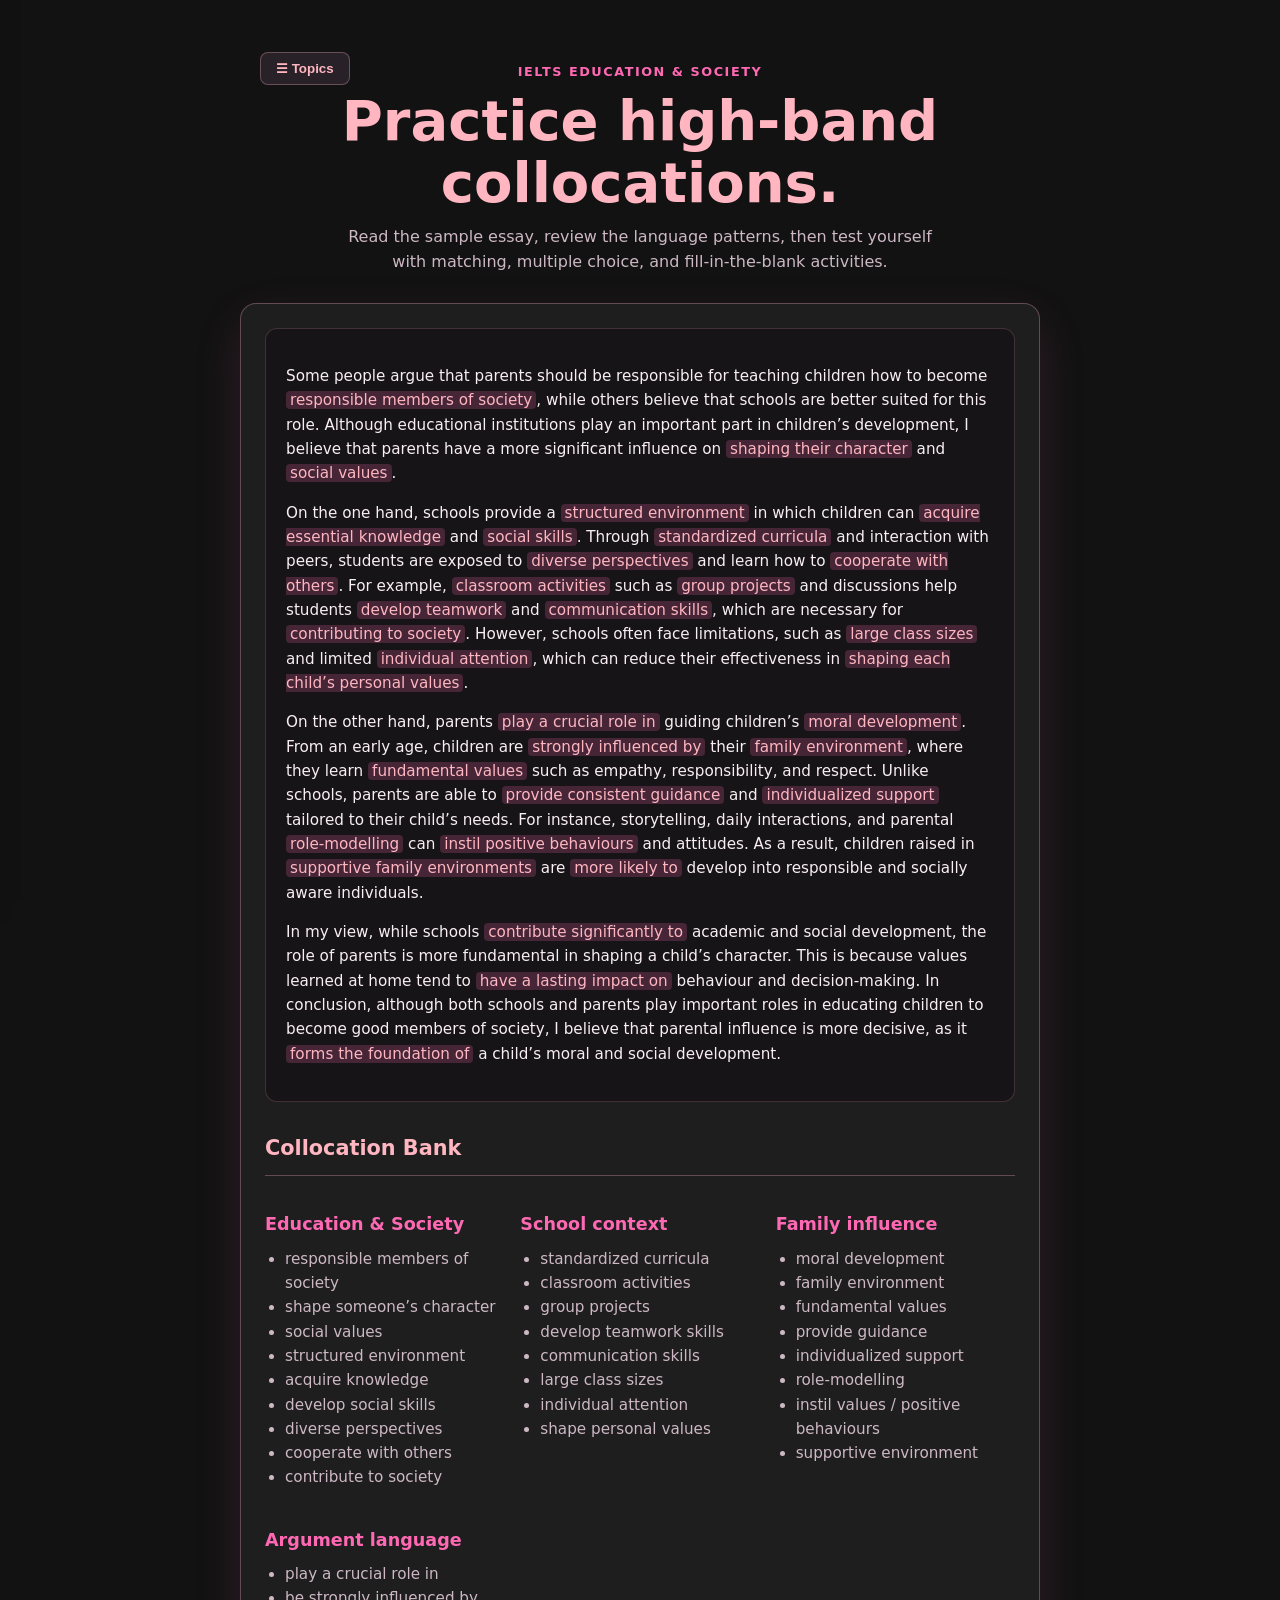
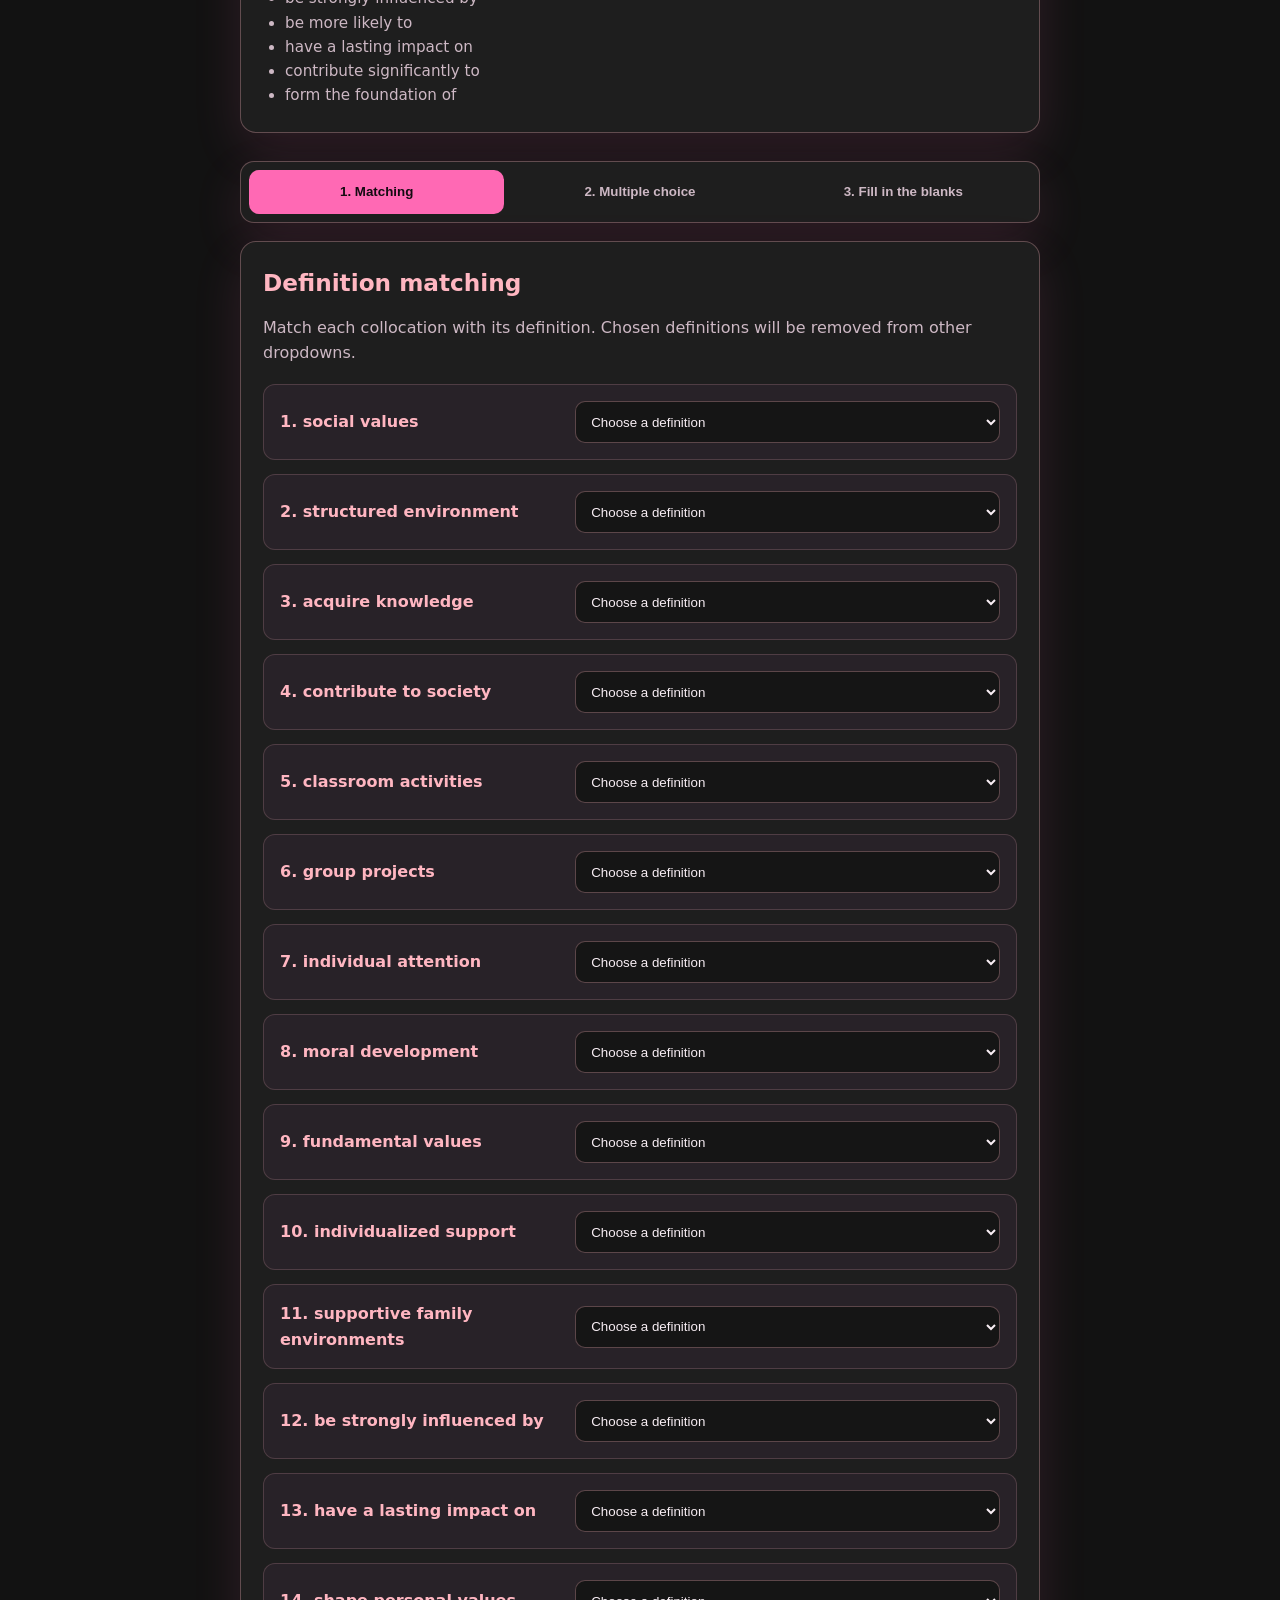
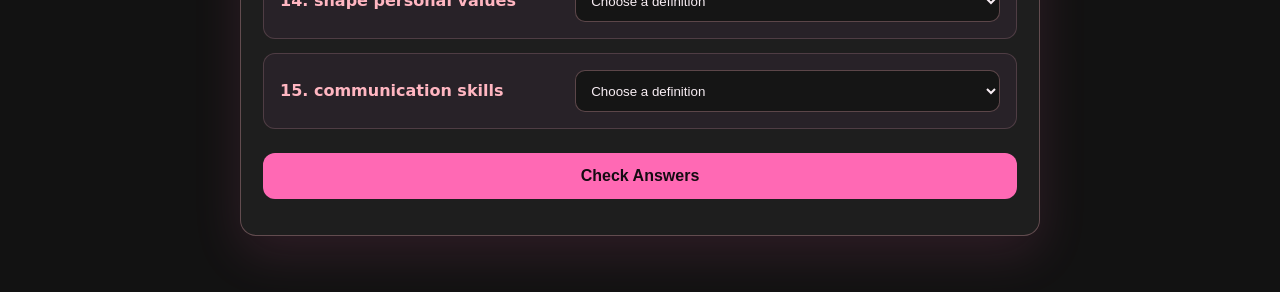
<file: schoolnfamily2.html>
<!DOCTYPE html>
<html lang="en">
<head>
  <meta charset="UTF-8" />
  <meta name="viewport" content="width=device-width, initial-scale=1.0" />
  <title>Practice high-band collocations</title>
  <style>
    :root {
      --bg: #121212;
      --card: #1e1e1e;
      --card-soft: #282228;
      --text: #f8eef4;
      --muted: #cdb8c4;
      --pink: #ffb6c1;
      --hot-pink: #ff69b4;
      --green: #2ecc71;
      --green-bg: rgba(46, 204, 113, 0.4); 
      --red: #ff5c7a;
      --red-bg: rgba(255, 92, 122, 0.16);
      --border: rgba(255, 182, 193, 0.3);
      --shadow: 0 18px 50px rgba(255, 105, 180, 0.12);
    }

    * { box-sizing: border-box; }

    body {
      margin: 0;
      background: var(--bg);
      color: var(--text);
      font-family: system-ui, -apple-system, BlinkMacSystemFont, "Segoe UI", sans-serif;
      line-height: 1.6;
    }

    .app {
      width: min(100% - 32px, 800px);
      margin: 0 auto;
      padding: 32px 0 56px;
    }

    /* --- Sidebar & Menu Styles --- */
    .menu-btn {
      position: absolute;
      top: 20px;
      left: 20px;
      background: var(--card-soft);
      border: 1px solid var(--border);
      color: var(--pink);
      padding: 8px 15px;
      border-radius: 8px;
      cursor: pointer;
      font-weight: bold;
      display: flex;
      align-items: center;
      gap: 8px;
      z-index: 10;
      transition: 0.2s;
    }
    .menu-btn:hover { background: var(--card); border-color: var(--hot-pink); }

    .sidebar {
      position: fixed; top: 0; left: -320px; width: 300px; height: 100vh;
      background: var(--card); border-right: 1px solid var(--border);
      z-index: 1000; transition: left 0.3s ease;
      display: flex; flex-direction: column;
      box-shadow: 5px 0 25px rgba(0,0,0,0.5);
    }
    .sidebar.open { left: 0; }

    .overlay {
      position: fixed; top: 0; left: 0; width: 100vw; height: 100vh;
      background: rgba(0,0,0,0.6); backdrop-filter: blur(2px);
      z-index: 999; display: none; opacity: 0; transition: opacity 0.3s ease;
    }
    .overlay.active { display: block; opacity: 1; }

    .sidebar-header {
      padding: 24px 20px; border-bottom: 1px solid var(--border);
      display: flex; justify-content: space-between; align-items: center;
    }
    .sidebar-header h3 { margin: 0; color: var(--pink); font-size: 1.2rem; }
    .close-btn { background: transparent; border: none; color: var(--muted); font-size: 1.8rem; cursor: pointer; transition: 0.2s; }
    .close-btn:hover { color: var(--hot-pink); }

    .topic-list { padding: 20px; overflow-y: auto; flex-grow: 1; }
    
    details {
      margin-bottom: 12px; background: var(--card-soft);
      border: 1px solid rgba(255, 182, 193, 0.1); border-radius: 8px; overflow: hidden;
    }
    summary {
      padding: 14px 15px; cursor: pointer; font-weight: bold; color: var(--text);
      list-style: none; display: flex; justify-content: space-between; align-items: center;
      user-select: none;
    }
    summary::-webkit-details-marker { display: none; }
    summary::after { content: '▼'; font-size: 0.8em; color: var(--pink); transition: transform 0.2s; }
    details[open] summary::after { transform: rotate(180deg); }
    
    details ul { margin: 0; padding: 0; list-style: none; background: #171417; }
    details li a {
      display: block; padding: 12px 15px 12px 25px; color: var(--muted);
      text-decoration: none; border-top: 1px solid rgba(255, 182, 193, 0.05);
      font-size: 0.95rem; transition: 0.2s;
    }
    details li a:hover { color: var(--pink); background: rgba(255, 105, 180, 0.05); }
    details li a.active {
      color: var(--hot-pink); border-left: 3px solid var(--hot-pink);
      background: rgba(255, 105, 180, 0.1); font-weight: bold;
    }

    /* --- Main App Styles --- */
    header { text-align: center; margin-bottom: 28px; padding-top: 30px; position: relative; }

    .badge { color: var(--hot-pink); font-size: 0.8rem; font-weight: 800; letter-spacing: 0.12em; text-transform: uppercase; }
    h1 { margin: 8px 0 10px; color: var(--pink); font-size: clamp(2rem, 6vw, 3.5rem); line-height: 1.1; }
    header p { margin: 0 auto; max-width: 620px; color: var(--muted); }

    .reference-section {
      background: var(--card); border: 1px solid var(--border);
      border-radius: 16px; padding: 24px; margin-bottom: 28px; box-shadow: var(--shadow);
    }
    .reference-section h2 { margin-top: 0; font-size: 1.3rem; border-bottom: 1px solid var(--border); padding-bottom: 10px;}
    .reference-section h3 { color: var(--hot-pink); font-size: 1.1rem; margin: 20px 0 8px; }
    
    .essay-box {
      background: #171417; padding: 20px; border-radius: 12px;
      border: 1px solid rgba(255, 182, 193, 0.18); margin-bottom: 30px; font-size: 0.95rem;
    }
    mark { background: rgba(255, 105, 180, 0.2); color: var(--pink); padding: 0 4px; border-radius: 4px; }

    .collocation-grid { display: grid; grid-template-columns: repeat(auto-fit, minmax(200px, 1fr)); gap: 16px; font-size: 0.95rem; }
    .collocation-grid ul { margin: 0; padding-left: 20px; color: var(--muted); }

    .tabs {
      display: grid; grid-template-columns: repeat(3, 1fr); gap: 8px;
      background: var(--card); border: 1px solid var(--border);
      border-radius: 14px; padding: 8px; margin-bottom: 18px; box-shadow: var(--shadow);
    }
    .tab {
      min-height: 44px; border: 0; border-radius: 10px; background: transparent;
      color: var(--muted); cursor: pointer; font-weight: 700; transition: 0.2s;
    }
    .tab:hover { color: var(--pink); }
    .tab.active { background: var(--hot-pink); color: #140b11; }

    .panel { display: none; background: var(--card); border: 1px solid var(--border); border-radius: 16px; padding: 22px; box-shadow: var(--shadow); }
    .panel.active { display: block; animation: fadeIn 0.3s ease; }
    @keyframes fadeIn { from { opacity: 0; transform: translateY(5px); } to { opacity: 1; transform: translateY(0); } }

    h2 { margin: 0 0 14px; color: var(--pink); font-size: 1.45rem; }
    .instructions { margin: 0 0 18px; color: var(--muted); }

    .word-bank {
      display: flex; flex-wrap: wrap; gap: 10px; padding: 14px; margin-bottom: 20px;
      border: 1px dashed var(--hot-pink); border-radius: 12px; background: rgba(255, 105, 180, 0.08); min-height: 60px;
    }
    .word-chip {
      border: 1px solid var(--border); border-radius: 999px; background: #121212;
      color: var(--pink); padding: 8px 12px; cursor: grab; user-select: none; font-weight: 700; transition: transform 0.1s;
    }
    .word-chip:active { cursor: grabbing; transform: scale(0.95); }

    .question { padding: 16px; margin-bottom: 14px; border: 1px solid rgba(255, 182, 193, 0.18); border-radius: 12px; background: var(--card-soft); }
    .question p { margin: 0 0 10px; }

    input[type="text"], select {
      width: 100%; min-height: 42px; border: 1px solid var(--border);
      border-radius: 10px; background: #151515; color: var(--text); padding: 9px 11px; outline: none; transition: 0.2s;
    }
    input[type="text"]:focus, select:focus { border-color: var(--hot-pink); box-shadow: 0 0 0 3px rgba(255, 105, 180, 0.18); }
    input.drag-over { border-color: var(--hot-pink); background: rgba(255, 105, 180, 0.12); }

    .options { display: grid; gap: 8px; }
    .option {
      display: flex; gap: 10px; align-items: center; padding: 10px; border: 1px solid rgba(255, 182, 193, 0.18);
      border-radius: 10px; background: #171417; cursor: pointer; transition: 0.2s;
    }
    .option input { accent-color: var(--hot-pink); }

    .matching-row { display: grid; grid-template-columns: 0.8fr 1.2fr; gap: 12px; align-items: center; }
    .term { color: var(--pink); font-weight: 800; }
    option:disabled { color: #666; font-style: italic; }

    .check-btn {
      width: 100%; min-height: 46px; margin-top: 10px; border: 0;
      border-radius: 12px; background: var(--hot-pink); color: #140b11;
      cursor: pointer; font-weight: 900; font-size: 1rem; transition: 0.2s;
    }
    .check-btn:hover { background: var(--pink); transform: translateY(-1px); }

    .correct { border-color: var(--green) !important; background: var(--green-bg) !important; color: #000 !important; font-weight: bold; }
    .option.correct span { color: #000 !important; }
    .incorrect { border-color: var(--red) !important; background: var(--red-bg) !important; }
    
    .answer-label { display: inline-block; margin-top: 8px; color: var(--red); font-size: 0.92rem; font-weight: 700; }
    .score { margin-top: 14px; color: var(--pink); font-weight: 800; text-align: center; font-size: 1.2rem; }

    @media (max-width: 640px) {
      .tabs, .matching-row { grid-template-columns: 1fr; }
      .panel { padding: 16px; }
      .menu-btn { top: 10px; left: 10px; font-size: 0.9rem; }
    }
  </style>
</head>
<body>

  <div class="overlay" id="sidebarOverlay"></div>
  <aside class="sidebar" id="sidebar">
    <div class="sidebar-header">
      <h3>Course Modules</h3>
      <button class="close-btn" id="closeSidebar" aria-label="Close menu">&times;</button>
    </div>
    <div class="topic-list">
      
      <details open>
        <summary>Education & Society</summary>
        <ul>
          <li><a href="#" class="active">1. High-Band Essay Practice</a></li>
          <li><a href="#">2. The Role of Schools</a></li>
          <li><a href="#">3. Family Influence</a></li>
        </ul>
      </details>
      
      <details>
        <summary>Environment & Energy</summary>
        <ul>
          <li><a href="#">1. Climate Action Vocabulary</a></li>
          <li><a href="#">2. Renewable Sources</a></li>
        </ul>
      </details>
      
      <details>
        <summary>Technology & Media</summary>
        <ul>
          <li><a href="#">1. Social Media Impact</a></li>
          <li><a href="#">2. AI in Education</a></li>
          <li><a href="#">3. Data Privacy</a></li>
        </ul>
      </details>

    </div>
  </aside>

  <main class="app">
    <header>
      <button class="menu-btn" id="openSidebar">☰ Topics</button>
      <div class="badge">IELTS Education & Society</div>
      <h1>Practice high-band collocations.</h1>
      <p>Read the sample essay, review the language patterns, then test yourself with matching, multiple choice, and fill-in-the-blank activities.</p>
    </header>

    <section class="reference-section" aria-label="Reference Materials">
      <article class="essay-box">
        <p>Some people argue that parents should be responsible for teaching children how to become <mark>responsible members of society</mark>, while others believe that schools are better suited for this role. Although educational institutions play an important part in children’s development, I believe that parents have a more significant influence on <mark>shaping their character</mark> and <mark>social values</mark>.</p>
        <p>On the one hand, schools provide a <mark>structured environment</mark> in which children can <mark>acquire essential knowledge</mark> and <mark>social skills</mark>. Through <mark>standardized curricula</mark> and interaction with peers, students are exposed to <mark>diverse perspectives</mark> and learn how to <mark>cooperate with others</mark>. For example, <mark>classroom activities</mark> such as <mark>group projects</mark> and discussions help students <mark>develop teamwork</mark> and <mark>communication skills</mark>, which are necessary for <mark>contributing to society</mark>. However, schools often face limitations, such as <mark>large class sizes</mark> and limited <mark>individual attention</mark>, which can reduce their effectiveness in <mark>shaping each child’s personal values</mark>.</p>
        <p>On the other hand, parents <mark>play a crucial role in</mark> guiding children’s <mark>moral development</mark>. From an early age, children are <mark>strongly influenced by</mark> their <mark>family environment</mark>, where they learn <mark>fundamental values</mark> such as empathy, responsibility, and respect. Unlike schools, parents are able to <mark>provide consistent guidance</mark> and <mark>individualized support</mark> tailored to their child’s needs. For instance, storytelling, daily interactions, and parental <mark>role-modelling</mark> can <mark>instil positive behaviours</mark> and attitudes. As a result, children raised in <mark>supportive family environments</mark> are <mark>more likely to</mark> develop into responsible and socially aware individuals.</p>
        <p>In my view, while schools <mark>contribute significantly to</mark> academic and social development, the role of parents is more fundamental in shaping a child’s character. This is because values learned at home tend to <mark>have a lasting impact on</mark> behaviour and decision-making. In conclusion, although both schools and parents play important roles in educating children to become good members of society, I believe that parental influence is more decisive, as it <mark>forms the foundation of</mark> a child’s moral and social development.</p>
      </article>

      <h2>Collocation Bank</h2>
      <div class="collocation-grid">
        <div>
          <h3>Education & Society</h3>
          <ul>
            <li>responsible members of society</li>
            <li>shape someone’s character</li>
            <li>social values</li>
            <li>structured environment</li>
            <li>acquire knowledge</li>
            <li>develop social skills</li>
            <li>diverse perspectives</li>
            <li>cooperate with others</li>
            <li>contribute to society</li>
          </ul>
        </div>
        <div>
          <h3>School context</h3>
          <ul>
            <li>standardized curricula</li>
            <li>classroom activities</li>
            <li>group projects</li>
            <li>develop teamwork skills</li>
            <li>communication skills</li>
            <li>large class sizes</li>
            <li>individual attention</li>
            <li>shape personal values</li>
          </ul>
        </div>
        <div>
          <h3>Family influence</h3>
          <ul>
            <li>moral development</li>
            <li>family environment</li>
            <li>fundamental values</li>
            <li>provide guidance</li>
            <li>individualized support</li>
            <li>role-modelling</li>
            <li>instil values / positive behaviours</li>
            <li>supportive environment</li>
          </ul>
        </div>
        <div>
          <h3>Argument language</h3>
          <ul>
            <li>play a crucial role in</li>
            <li>be strongly influenced by</li>
            <li>be more likely to</li>
            <li>have a lasting impact on</li>
            <li>contribute significantly to</li>
            <li>form the foundation of</li>
          </ul>
        </div>
      </div>
    </section>

    <nav class="tabs" aria-label="Exercise tabs">
      <button class="tab active" data-tab="match">1. Matching</button>
      <button class="tab" data-tab="choice">2. Multiple choice</button>
      <button class="tab" data-tab="fill">3. Fill in the blanks</button>
    </nav>

    <section class="panel active" id="match">
      <h2>Definition matching</h2>
      <p class="instructions">Match each collocation with its definition. Chosen definitions will be removed from other dropdowns.</p>
      <div id="matchQuestions"></div>
      <button class="check-btn" data-check="match">Check Answers</button>
      <div class="score" id="matchScore"></div>
    </section>

    <section class="panel" id="choice">
      <h2>Multiple choice</h2>
      <p class="instructions">Choose the best collocation for each sentence.</p>
      <div id="choiceQuestions"></div>
      <button class="check-btn" data-check="choice">Check Answers</button>
      <div class="score" id="choiceScore"></div>
    </section>

    <section class="panel" id="fill">
      <h2>Fill in the blanks</h2>
      <p class="instructions">Drag a collocation into a blank, or type the answer manually. Words will disappear from the bank when used.</p>
      <div class="word-bank" id="wordBank"></div>
      <div id="fillQuestions"></div>
      <button class="check-btn" data-check="fill">Check Answers</button>
      <div class="score" id="fillScore"></div>
    </section>

  </main>

  <script>
    // --- Sidebar Logic ---
    const sidebar = document.getElementById('sidebar');
    const overlay = document.getElementById('sidebarOverlay');
    const openBtn = document.getElementById('openSidebar');
    const closeBtn = document.getElementById('closeSidebar');

    function openMenu() {
      sidebar.classList.add('open');
      overlay.classList.add('active');
    }
    function closeMenu() {
      sidebar.classList.remove('open');
      overlay.classList.remove('active');
    }

    openBtn.addEventListener('click', openMenu);
    closeBtn.addEventListener('click', closeMenu);
    overlay.addEventListener('click', closeMenu);


    // --- Exercise Data & Logic ---
    function shuffleArray(array) {
      const arr = [...array];
      for (let i = arr.length - 1; i > 0; i--) {
        const j = Math.floor(Math.random() * (i + 1));
        [arr[i], arr[j]] = [arr[j], arr[i]];
      }
      return arr;
    }

    const fillData = [
      { sentence: "Parents help children become ________ by teaching empathy and responsibility.", answer: "responsible members of society" },
      { sentence: "Schools provide a ________ where students can follow routines and learn safely.", answer: "structured environment" },
      { sentence: "Group projects allow students to ________ and solve problems together.", answer: "develop teamwork skills" },
      { sentence: "Children are often shaped by their ________ from an early age.", answer: "family environment" },
      { sentence: "Values learned at home can ________ behaviour and decision-making.", answer: "have a lasting impact on" },
      { sentence: "Parents ________ guiding children’s ethical decisions.", answer: "play a crucial role in" },
      { sentence: "Children are known to ________ the actions and attitudes of their parents.", answer: "be strongly influenced by" },
      { sentence: "Students attend academic institutions primarily to ________ across various subjects.", answer: "acquire knowledge" },
      { sentence: "Understanding empathy and fairness are key examples of important ________.", answer: "social values" },
      { sentence: "The ultimate goal of education is to prepare students to ________ in a meaningful way.", answer: "contribute to society" },
      { sentence: "Teachers often struggle to provide individual feedback due to ________.", answer: "large class sizes" },
      { sentence: "Adults must ________ to help young people navigate difficult life choices.", answer: "provide guidance" },
      { sentence: "Positive ________ by parents teaches children how to behave appropriately through observation.", answer: "role-modelling" },
      { sentence: "A child's ________ involves learning the complex difference between right and wrong.", answer: "moral development" },
      { sentence: "To ensure equality in testing, national schools rely on ________.", answer: "standardized curricula" }
    ];

    const multipleChoiceData = [
      { question: "Parents can ________ by modelling honesty and respect.", answer: "shape someone’s character", options: ["shape someone’s character", "large class sizes", "standardized curricula", "group projects"] },
      { question: "Students need opportunities to meet people with ________.", answer: "diverse perspectives", options: ["diverse perspectives", "individual attention", "role-modelling", "fundamental values"] },
      { question: "Class discussions can help learners ________.", answer: "develop social skills", options: ["develop social skills", "form the foundation of", "large class sizes", "instil positive behaviours"] },
      { question: "Schools use ________ to organize what students learn.", answer: "standardized curricula", options: ["standardized curricula", "family environment", "social values", "positive behaviours"] },
      { question: "Teachers often struggle to support every child because of ________.", answer: "large class sizes", options: ["large class sizes", "moral development", "communication skills", "supportive family environments"] },
      { question: "Parents can ________ when children face difficult choices.", answer: "provide guidance", options: ["provide guidance", "acquire knowledge", "cooperate with others", "shape personal values"] },
      { question: "Daily conversations at home can help parents ________.", answer: "instil positive behaviours", options: ["instil positive behaviours", "standardized curricula", "classroom activities", "diverse perspectives"] },
      { question: "Good speaking and listening abilities are examples of ________.", answer: "communication skills", options: ["communication skills", "family environment", "individualized support", "social values"] },
      { question: "Children raised with strong support are ________ become socially aware.", answer: "be more likely to", options: ["be more likely to", "contribute significantly to", "form the foundation of", "be strongly influenced by"] },
      { question: "Home values can ________ a child’s moral development.", answer: "form the foundation of", options: ["form the foundation of", "develop teamwork skills", "acquire knowledge", "cooperate with others"] },
      { question: "Schools help children learn how to ________ in shared tasks.", answer: "cooperate with others", options: ["cooperate with others", "role-modelling", "individual attention", "fundamental values"] },
      { question: "Students go to school partly to ________ across many subjects.", answer: "acquire knowledge", options: ["acquire knowledge", "shape personal values", "large class sizes", "positive behaviours"] },
      { question: "Parents ________ children’s moral development.", answer: "play a crucial role in", options: ["play a crucial role in", "be more likely to", "have a lasting impact on", "contribute to society"] },
      { question: "School experiences can ________ students’ academic and social growth.", answer: "contribute significantly to", options: ["contribute significantly to", "provide guidance", "instil positive behaviours", "role-modelling"] },
      { question: "Children learn values through parental ________.", answer: "role-modelling", options: ["role-modelling", "classroom activities", "standardized curricula", "large class sizes"] }
    ];

    const matchingData = [
      { term: "social values", definition: "Shared beliefs about how people should behave in society." },
      { term: "structured environment", definition: "A setting with clear routines, expectations, and support." },
      { term: "acquire knowledge", definition: "To gain information, understanding, or learning." },
      { term: "contribute to society", definition: "To do something useful for the wider community." },
      { term: "classroom activities", definition: "Learning tasks that happen during lessons." },
      { term: "group projects", definition: "Tasks completed by students working together." },
      { term: "individual attention", definition: "Focused support given to one learner." },
      { term: "moral development", definition: "The process of learning right, wrong, and ethical behaviour." },
      { term: "fundamental values", definition: "Basic principles such as respect, empathy, and responsibility." },
      { term: "individualized support", definition: "Help adapted to a specific child’s needs." },
      { term: "supportive family environments", definition: "Home settings where children feel cared for and encouraged." },
      { term: "be strongly influenced by", definition: "To be greatly affected or shaped by something." },
      { term: "have a lasting impact on", definition: "To affect something for a long time." },
      { term: "shape personal values", definition: "To influence a person’s beliefs and principles." },
      { term: "communication skills", definition: "Abilities used to express ideas and understand others." }
    ];

    const normalize = value => value.trim().toLowerCase().replace(/[.,!?]/g, "").replace(/\s+/g, " ");

    function clearFeedback(scope) {
      scope.querySelectorAll(".correct, .incorrect").forEach(el => el.classList.remove("correct", "incorrect"));
      scope.querySelectorAll(".answer-label").forEach(el => el.remove());
    }

    function addAnswerLabel(element, answer) {
      const label = document.createElement("span");
      label.className = "answer-label";
      label.textContent = `Correct answer: ${answer}`;
      element.insertAdjacentElement("afterend", label);
    }

    function updateFillWordBank() {
      const inputs = document.querySelectorAll("#fillQuestions input");
      const usedWords = Array.from(inputs).map(i => normalize(i.value)).filter(v => v !== "");
      
      document.querySelectorAll(".word-chip").forEach(chip => {
        const chipWord = normalize(chip.dataset.answer);
        if (usedWords.includes(chipWord)) {
          chip.style.display = "none";
        } else {
          chip.style.display = "inline-block";
        }
      });
    }

    function updateMatchDropdowns() {
      const selects = document.querySelectorAll("#matchQuestions select");
      const selectedDefs = Array.from(selects).map(s => s.value).filter(v => v !== "");

      selects.forEach(select => {
        const currentVal = select.value;
        Array.from(select.options).forEach(option => {
          if (option.value === "") return;
          if (selectedDefs.includes(option.value) && option.value !== currentVal) {
            option.disabled = true;
            option.hidden = true; 
          } else {
            option.disabled = false;
            option.hidden = false;
          }
        });
      });
    }

    function renderMatching() {
      const container = document.querySelector("#matchQuestions");
      const definitions = shuffleArray(matchingData.map(item => item.definition));

      container.innerHTML = matchingData.map((item, index) => `
        <div class="question matching-row">
          <div class="term">${index + 1}. ${item.term}</div>
          <select data-answer="${item.definition}" aria-label="Definition for ${item.term}">
            <option value="">Choose a definition</option>
            ${definitions.map(def => `<option value="${def}">${def}</option>`).join("")}
          </select>
        </div>
      `).join("");

      document.querySelectorAll("#matchQuestions select").forEach(select => {
        select.addEventListener("change", updateMatchDropdowns);
      });
    }

    function renderMultipleChoice() {
      const container = document.querySelector("#choiceQuestions");

      container.innerHTML = multipleChoiceData.map((item, index) => `
        <div class="question" data-answer="${item.answer}">
          <p>${index + 1}. ${item.question}</p>
          <div class="options">
            ${shuffleArray(item.options).map(option => `
              <label class="option">
                <input type="radio" name="mc-${index}" value="${option}" />
                <span>${option}</span>
              </label>
            `).join("")}
          </div>
        </div>
      `).join("");
    }

    function renderFillExercise() {
      const bank = document.querySelector("#wordBank");
      const container = document.querySelector("#fillQuestions");

      bank.innerHTML = shuffleArray(fillData.map(item => item.answer))
        .map(answer => `<span class="word-chip" draggable="true" data-answer="${answer}">${answer}</span>`)
        .join("");

      container.innerHTML = fillData.map((item, index) => `
        <div class="question">
          <p>${index + 1}. ${item.sentence}</p>
          <input type="text" data-answer="${item.answer}" aria-label="Blank ${index + 1}" />
        </div>
      `).join("");

      document.querySelectorAll(".word-chip").forEach(chip => {
        chip.addEventListener("dragstart", event => {
          event.dataTransfer.setData("text/plain", chip.dataset.answer);
        });
      });

      document.querySelectorAll("#fillQuestions input").forEach(input => {
        input.addEventListener("dragover", event => {
          event.preventDefault();
          input.classList.add("drag-over");
        });
        input.addEventListener("dragleave", () => input.classList.remove("drag-over"));
        input.addEventListener("drop", event => {
          event.preventDefault();
          input.value = event.dataTransfer.getData("text/plain");
          input.classList.remove("drag-over");
          updateFillWordBank(); 
        });
        input.addEventListener("input", updateFillWordBank); 
      });
    }

    function checkMatching() {
      const panel = document.querySelector("#match");
      clearFeedback(panel);
      let score = 0;
      const selects = panel.querySelectorAll("select");

      selects.forEach(select => {
        const isCorrect = select.value === select.dataset.answer;
        select.classList.add(isCorrect ? "correct" : "incorrect");
        if (isCorrect) score++;
        else addAnswerLabel(select, select.dataset.answer);
      });
      document.querySelector("#matchScore").textContent = `Score: ${score}/${selects.length}`;
    }

    function checkMultipleChoice() {
      const panel = document.querySelector("#choice");
      clearFeedback(panel);
      let score = 0;
      const questions = panel.querySelectorAll(".question");

      questions.forEach((question, index) => {
        const selected = question.querySelector(`input[name="mc-${index}"]:checked`);
        const selectedLabel = selected ? selected.closest(".option") : null;
        const isCorrect = selected && selected.value === question.dataset.answer;

        if (isCorrect) {
          selectedLabel.classList.add("correct");
          score++;
        } else {
          if (selectedLabel) selectedLabel.classList.add("incorrect");
          addAnswerLabel(question.querySelector('.options'), question.dataset.answer);
        }
      });
      document.querySelector("#choiceScore").textContent = `Score: ${score}/${questions.length}`;
    }

    function checkFill() {
      const panel = document.querySelector("#fill");
      clearFeedback(panel);
      let score = 0;
      const inputs = panel.querySelectorAll("input");

      inputs.forEach(input => {
        const isCorrect = normalize(input.value) === normalize(input.dataset.answer);
        input.classList.add(isCorrect ? "correct" : "incorrect");
        if (isCorrect) score++;
        else addAnswerLabel(input, input.dataset.answer);
      });
      document.querySelector("#fillScore").textContent = `Score: ${score}/${inputs.length}`;
    }

    document.querySelectorAll(".tab").forEach(tab => {
      tab.addEventListener("click", () => {
        document.querySelectorAll(".tab").forEach(button => button.classList.remove("active"));
        document.querySelectorAll(".panel").forEach(panel => panel.classList.remove("active"));
        tab.classList.add("active");
        document.querySelector(`#${tab.dataset.tab}`).classList.add("active");
      });
    });

    document.querySelector('[data-check="match"]').addEventListener("click", checkMatching);
    document.querySelector('[data-check="choice"]').addEventListener("click", checkMultipleChoice);
    document.querySelector('[data-check="fill"]').addEventListener("click", checkFill);

    // Initialize in new order
    renderMatching();
    renderMultipleChoice();
    renderFillExercise();
  </script>
</body>
</html>
</file>
<file: styles.css>
:root {
  color-scheme: dark;
  --bg: #070509;
  --panel: #111016;
  --panel-soft: #19131d;
  --ink: #fff5fb;
  --muted: #c6aebe;
  --pink: #ff6fb7;
  --hot-pink: #ff2f92;
  --soft-pink: #ffd2e8;
  --line: rgba(255, 151, 203, 0.24);
  --success: #86f7c4;
  --danger: #ff8da4;
  --shadow: 0 24px 70px rgba(255, 47, 146, 0.14);
}

* {
  box-sizing: border-box;
}

html {
  scroll-behavior: smooth;
}

body {
  margin: 0;
  background:
    radial-gradient(circle at 80% 8%, rgba(255, 111, 183, 0.18), transparent 28rem),
    linear-gradient(135deg, #050306 0%, #110914 48%, #050306 100%);
  color: var(--ink);
  font-family: Inter, ui-sans-serif, system-ui, -apple-system, BlinkMacSystemFont, "Segoe UI", sans-serif;
  line-height: 1.6;
}

a {
  color: inherit;
  text-decoration: none;
}

button,
input,
select {
  font: inherit;
}

.site-header {
  min-height: 92vh;
  border-bottom: 1px solid var(--line);
}

.topbar {
  align-items: center;
  display: flex;
  justify-content: space-between;
  margin: 0 auto;
  max-width: 1180px;
  padding: 22px clamp(18px, 4vw, 40px);
}

.brand,
.nav-links {
  align-items: center;
  display: flex;
}

.brand {
  color: var(--soft-pink);
  font-weight: 800;
  gap: 10px;
}

.brand-mark {
  align-items: center;
  aspect-ratio: 1;
  background: var(--pink);
  border: 1px solid rgba(255, 255, 255, 0.25);
  border-radius: 8px;
  color: #09050a;
  display: inline-flex;
  justify-content: center;
  width: 34px;
}

.nav-links {
  color: var(--muted);
  gap: clamp(12px, 3vw, 28px);
  font-size: 0.94rem;
}

.nav-links a:hover {
  color: var(--ink);
}

.hero {
  align-items: end;
  display: grid;
  gap: clamp(28px, 6vw, 72px);
  grid-template-columns: minmax(0, 1.22fr) minmax(280px, 0.78fr);
  margin: 0 auto;
  max-width: 1180px;
  min-height: calc(92vh - 82px);
  padding: 44px clamp(18px, 4vw, 40px) 72px;
}

.hero-copy h1 {
  font-size: clamp(2.7rem, 7vw, 6.8rem);
  line-height: 0.96;
  margin: 0 0 22px;
  max-width: 960px;
}

.hero-copy p:not(.eyebrow) {
  color: var(--muted);
  font-size: clamp(1rem, 2vw, 1.18rem);
  max-width: 680px;
}

.eyebrow {
  color: var(--pink);
  font-size: 0.75rem;
  font-weight: 800;
  letter-spacing: 0.12em;
  margin: 0 0 12px;
  text-transform: uppercase;
}

.primary-button,
.ghost-button,
.tab-button {
  border: 0;
  cursor: pointer;
  transition: transform 180ms ease, border-color 180ms ease, background 180ms ease;
}

.primary-button {
  background: var(--pink);
  border-radius: 8px;
  color: #080508;
  display: inline-flex;
  font-weight: 800;
  margin-top: 20px;
  padding: 13px 18px;
}

.primary-button:hover,
.ghost-button:hover,
.tab-button:hover {
  transform: translateY(-1px);
}

.hero-panel {
  background: rgba(17, 16, 22, 0.78);
  border: 1px solid var(--line);
  border-radius: 8px;
  box-shadow: var(--shadow);
  display: grid;
  gap: 1px;
  overflow: hidden;
}

.hero-panel div {
  background: rgba(255, 210, 232, 0.04);
  padding: 26px;
}

.stat-number {
  color: var(--soft-pink);
  display: block;
  font-size: clamp(2rem, 5vw, 3.6rem);
  font-weight: 900;
  line-height: 1;
}

.stat-label {
  color: var(--muted);
  display: block;
  margin-top: 7px;
}

.section {
  margin: 0 auto;
  max-width: 1180px;
  padding: 78px clamp(18px, 4vw, 40px);
}

.section-heading {
  align-items: end;
  display: flex;
  gap: 20px;
  justify-content: space-between;
  margin-bottom: 26px;
}

.section-heading h2 {
  font-size: clamp(2rem, 4vw, 3.4rem);
  line-height: 1.05;
  margin: 0;
}

.essay-card,
.activity-panel,
.collocation-group {
  background: rgba(17, 16, 22, 0.9);
  border: 1px solid var(--line);
  border-radius: 8px;
  box-shadow: var(--shadow);
}

.essay-card {
  column-gap: 34px;
  columns: 2 360px;
  padding: clamp(22px, 4vw, 42px);
}

.essay-card p {
  break-inside: avoid;
  color: #eadbe5;
  margin: 0 0 18px;
}

mark {
  background: rgba(255, 111, 183, 0.18);
  border-bottom: 1px solid rgba(255, 111, 183, 0.62);
  color: var(--soft-pink);
  padding: 0 3px;
}

.collocation-grid {
  display: grid;
  gap: 18px;
  grid-template-columns: repeat(2, minmax(0, 1fr));
}

.collocation-group {
  padding: 22px;
}

.collocation-group h3 {
  color: var(--soft-pink);
  font-size: 1rem;
  margin: 0 0 14px;
}

.chip-list {
  display: flex;
  flex-wrap: wrap;
  gap: 9px;
}

.chip {
  background: rgba(255, 111, 183, 0.1);
  border: 1px solid rgba(255, 111, 183, 0.24);
  border-radius: 8px;
  color: #f6dce9;
  padding: 7px 10px;
}

.practice-section {
  padding-bottom: 100px;
}

.activity-tabs {
  background: rgba(255, 210, 232, 0.05);
  border: 1px solid var(--line);
  border-radius: 8px;
  display: grid;
  gap: 6px;
  grid-template-columns: repeat(4, minmax(0, 1fr));
  margin-bottom: 16px;
  padding: 6px;
}

.tab-button {
  background: transparent;
  border-radius: 7px;
  color: var(--muted);
  min-height: 44px;
  padding: 10px;
}

.tab-button.active {
  background: var(--pink);
  color: #090509;
  font-weight: 800;
}

.activity-panel {
  display: none;
  padding: clamp(18px, 4vw, 32px);
}

.activity-panel.active {
  display: block;
}

.activity-header {
  align-items: center;
  display: flex;
  gap: 16px;
  justify-content: space-between;
  margin-bottom: 18px;
}

.activity-header h3 {
  font-size: clamp(1.25rem, 2vw, 1.8rem);
  margin: 0;
}

.ghost-button {
  background: transparent;
  border: 1px solid var(--pink);
  border-radius: 8px;
  color: var(--soft-pink);
  font-weight: 800;
  min-height: 42px;
  padding: 9px 14px;
}

.answer-box {
  background: rgba(255, 111, 183, 0.08);
  border: 1px dashed rgba(255, 111, 183, 0.5);
  border-radius: 8px;
  margin-bottom: 22px;
  padding: 16px;
}

.answer-box p {
  color: var(--soft-pink);
  font-weight: 800;
  margin: 0 0 10px;
}

.answer-list {
  display: flex;
  flex-wrap: wrap;
  gap: 8px;
}

.answer-list span {
  background: #050306;
  border: 1px solid var(--line);
  border-radius: 8px;
  color: var(--ink);
  padding: 7px 10px;
}

.questions {
  display: grid;
  gap: 16px;
}

.question-card {
  background: rgba(255, 255, 255, 0.035);
  border: 1px solid rgba(255, 255, 255, 0.08);
  border-radius: 8px;
  padding: 16px;
}

.question-card label,
.question-card p {
  color: #f1e2eb;
  display: block;
  margin: 0 0 10px;
}

.question-card input,
.question-card select {
  background: #080508;
  border: 1px solid rgba(255, 111, 183, 0.42);
  border-radius: 8px;
  color: var(--ink);
  min-height: 44px;
  outline: none;
  padding: 10px 12px;
  width: 100%;
}

.question-card input:focus,
.question-card select:focus {
  border-color: var(--pink);
  box-shadow: 0 0 0 3px rgba(255, 111, 183, 0.16);
}

.choice-list {
  display: grid;
  gap: 8px;
  grid-template-columns: repeat(2, minmax(0, 1fr));
}

.choice-option {
  align-items: center;
  background: rgba(255, 111, 183, 0.07);
  border: 1px solid var(--line);
  border-radius: 8px;
  color: #f7e6ef;
  cursor: pointer;
  display: flex;
  gap: 10px;
  min-height: 48px;
  padding: 10px 12px;
}

.choice-option input {
  accent-color: var(--pink);
  min-height: auto;
  width: auto;
}

.matching-board {
  display: grid;
  gap: 12px;
}

.match-row {
  align-items: center;
  display: grid;
  gap: 14px;
  grid-template-columns: minmax(0, 1fr) minmax(220px, 0.7fr);
}

.match-prompt {
  background: rgba(255, 255, 255, 0.035);
  border: 1px solid rgba(255, 255, 255, 0.08);
  border-radius: 8px;
  color: #f1e2eb;
  padding: 14px;
}

.feedback {
  border-radius: 8px;
  font-weight: 800;
  margin: 18px 0 0;
  min-height: 28px;
}

.feedback.good {
  color: var(--success);
}

.feedback.needs-work {
  color: var(--danger);
}

.site-footer {
  border-top: 1px solid var(--line);
  color: var(--muted);
  padding: 30px 18px;
  text-align: center;
}

@media (max-width: 760px) {
  .topbar,
  .section-heading,
  .activity-header {
    align-items: flex-start;
    flex-direction: column;
  }

  .nav-links {
    width: 100%;
  }

  .hero,
  .collocation-grid,
  .activity-tabs,
  .choice-list,
  .match-row {
    grid-template-columns: 1fr;
  }

  .hero {
    min-height: auto;
    padding-bottom: 46px;
  }

  .essay-card {
    columns: auto;
  }

  .ghost-button {
    width: 100%;
  }
}

/* Drag and Drop & Input Styles */
.draggable-item {
  display: inline-block;
  padding: 6px 12px;
  margin: 4px;
  background-color: #ffb6c1; /* Pink theme */
  color: #000;
  border-radius: 4px;
  cursor: grab;
  user-select: none;
  font-weight: 500;
}

.draggable-item:active {
  cursor: grabbing;
  opacity: 0.8;
}

.drop-input {
  border: 2px dashed #ccc;
  border-radius: 4px;
  padding: 4px 8px;
  font-size: 1rem;
  width: 250px;
  transition: border-color 0.2s;
}

.drop-input.drag-over {
  border-color: #ffb6c1;
  background-color: #fff0f5;
}

/* Validation Feedback */
.correct {
  border-color: #28a745 !important;
  background-color: #e6f8ea !important;
}

.incorrect {
  border-color: #dc3545 !important;
  background-color: #fae8ea !important;
}

.correction-label {
  color: #dc3545;
  font-weight: bold;
  margin-left: 8px;
  font-size: 0.9em;
}

.question-row {
  margin-bottom: 1.5rem;
  line-height: 1.6;
}

/* Matching Grid */
.match-grid {
  display: grid;
  grid-template-columns: 1fr 1fr;
  gap: 10px;
  margin-bottom: 20px;
}
select.match-select {
  width: 100%;
  padding: 8px;
  border: 1px solid #ccc;
  border-radius: 4px;
}
</file>
